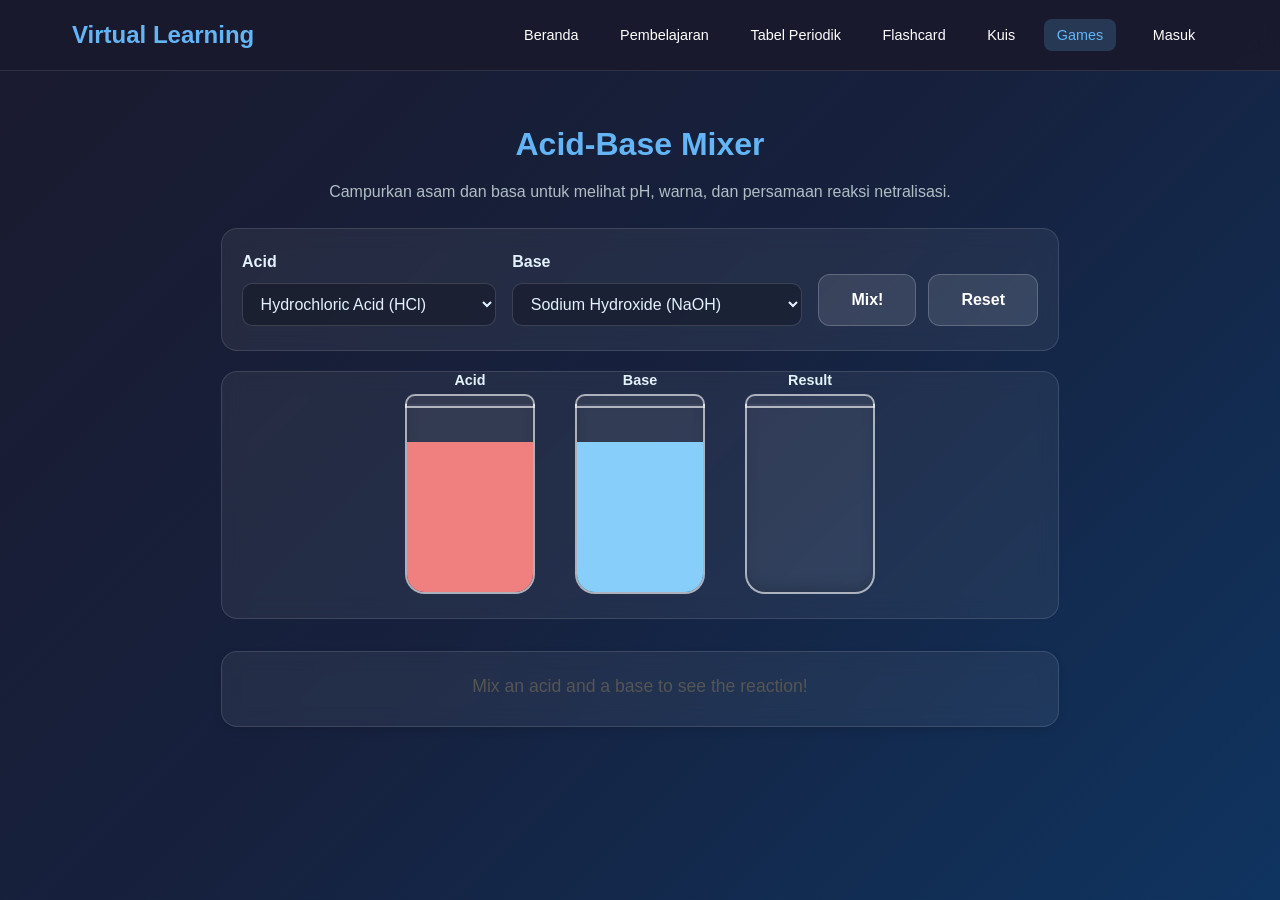
<file: frontend/public/pages/acid-base-game.html>
<!DOCTYPE html>
<html lang="id">
<head>
  <meta charset="UTF-8"/>
  <meta name="viewport" content="width=device-width, initial-scale=1.0"/>
  <title>Acid-Base Mixer</title>
  <link rel="stylesheet" href="../styles/index.css"/>
  <link rel="stylesheet" href="../styles/acid-base-game.css"/>
</head>
<body>
  <nav class="navbar">
    <div class="nav-container">
      <h1 class="nav-logo">Virtual Learning</h1>
      <ul class="nav-menu">
        <li><a href="welcome.html" class="nav-link">Beranda</a></li>
        <li><a href="pembelajaran.html" class="nav-link">Pembelajaran</a></li>
        <li><a href="periodic_table.html" class="nav-link">Tabel Periodik</a></li>
        <li><a href="flashcard.html" class="nav-link">Flashcard</a></li>
        <li><a href="quiz.html" class="nav-link">Kuis</a></li>
        <li><a href="games.html" class="nav-link active">Games</a></li>
        <li id="auth-slot"></li>
      </ul>
    </div>
  </nav>

  <main class="abg-container">
    <section class="abg-header">
      <h1 class="abg-title">Acid-Base Mixer</h1>
      <p class="abg-subtitle">Campurkan asam dan basa untuk melihat pH, warna, dan persamaan reaksi netralisasi.</p>
    </section>

    <section class="input-card">
      <div class="compound-input">
        <label for="acid-input">Acid</label>
        <select id="acid-input">
          <option value="HCl">Hydrochloric Acid (HCl)</option>
          <option value="HBr">Hydrobromic Acid (HBr)</option>
          <option value="HNO3">Nitric Acid (H&#8322;NO&#8323; → HNO<sub>3</sub>)</option>
          <option value="H2SO4">Sulfuric Acid (H<sub>2</sub>SO<sub>4</sub>)</option>
          <option value="H3PO4">Phosphoric Acid (H<sub>3</sub>PO<sub>4</sub>)</option>
          <option value="CH3COOH">Acetic Acid (CH&#8323;COOH)</option>
          <option value="HF">Hydrofluoric Acid (HF)</option>
          <option value="H2CO3">Carbonic Acid (H<sub>2</sub>CO<sub>3</sub>)</option>
        </select>
      </div>
      <div class="compound-input">
        <label for="base-input">Base</label>
        <select id="base-input">
          <option value="NaOH">Sodium Hydroxide (NaOH)</option>
          <option value="KOH">Potassium Hydroxide (KOH)</option>
          <option value="Ca(OH)2">Calcium Hydroxide (Ca(OH)<sub>2</sub>)</option>
          <option value="Ba(OH)2">Barium Hydroxide (Ba(OH)<sub>2</sub>)</option>
          <option value="Mg(OH)2">Magnesium Hydroxide (Mg(OH)<sub>2</sub>)</option>
          <option value="NH3">Ammonia (NH<sub>3</sub>, aq)</option>
          <option value="Na2CO3">Sodium Carbonate (Na<sub>2</sub>CO<sub>3</sub>)</option>
        </select>
      </div>
      <div class="input-actions">
        <button id="mix-button" class="btn btn-primary">Mix!</button>
        <button id="reset-button" class="btn btn-secondary">Reset</button>
      </div>
    </section>

    <section class="beakers-card">
      <div class="beaker" id="beaker-acid">
        <div class="liquid" id="liquid-acid" style="background-color: #f08080;"></div>
        <span class="label">Acid</span>
      </div>
      <div class="beaker" id="beaker-base">
        <div class="liquid" id="liquid-base" style="background-color: #87cefa;"></div>
        <span class="label">Base</span>
      </div>
      <div class="beaker result-beaker" id="beaker-result">
        <div class="liquid" id="liquid-result" style="background-color: #ccc;"></div>
        <span class="label">Result</span>
      </div>
    </section>

    <section id="result-info" class="result-info">
      <p>Mix an acid and a base to see the reaction!</p>
    </section>
  </main>

    <script src="../scripts/config.js"></script>
    <script src="../scripts/api.js"></script>
    <script src="../scripts/auth.js"></script>
    <script src="../scripts/navbar-auth.js"></script>
    <script src="../scripts/progress.js"></script>
    <script src="../scripts/acid-base-game.js"></script>
</body>
</html>
</file>
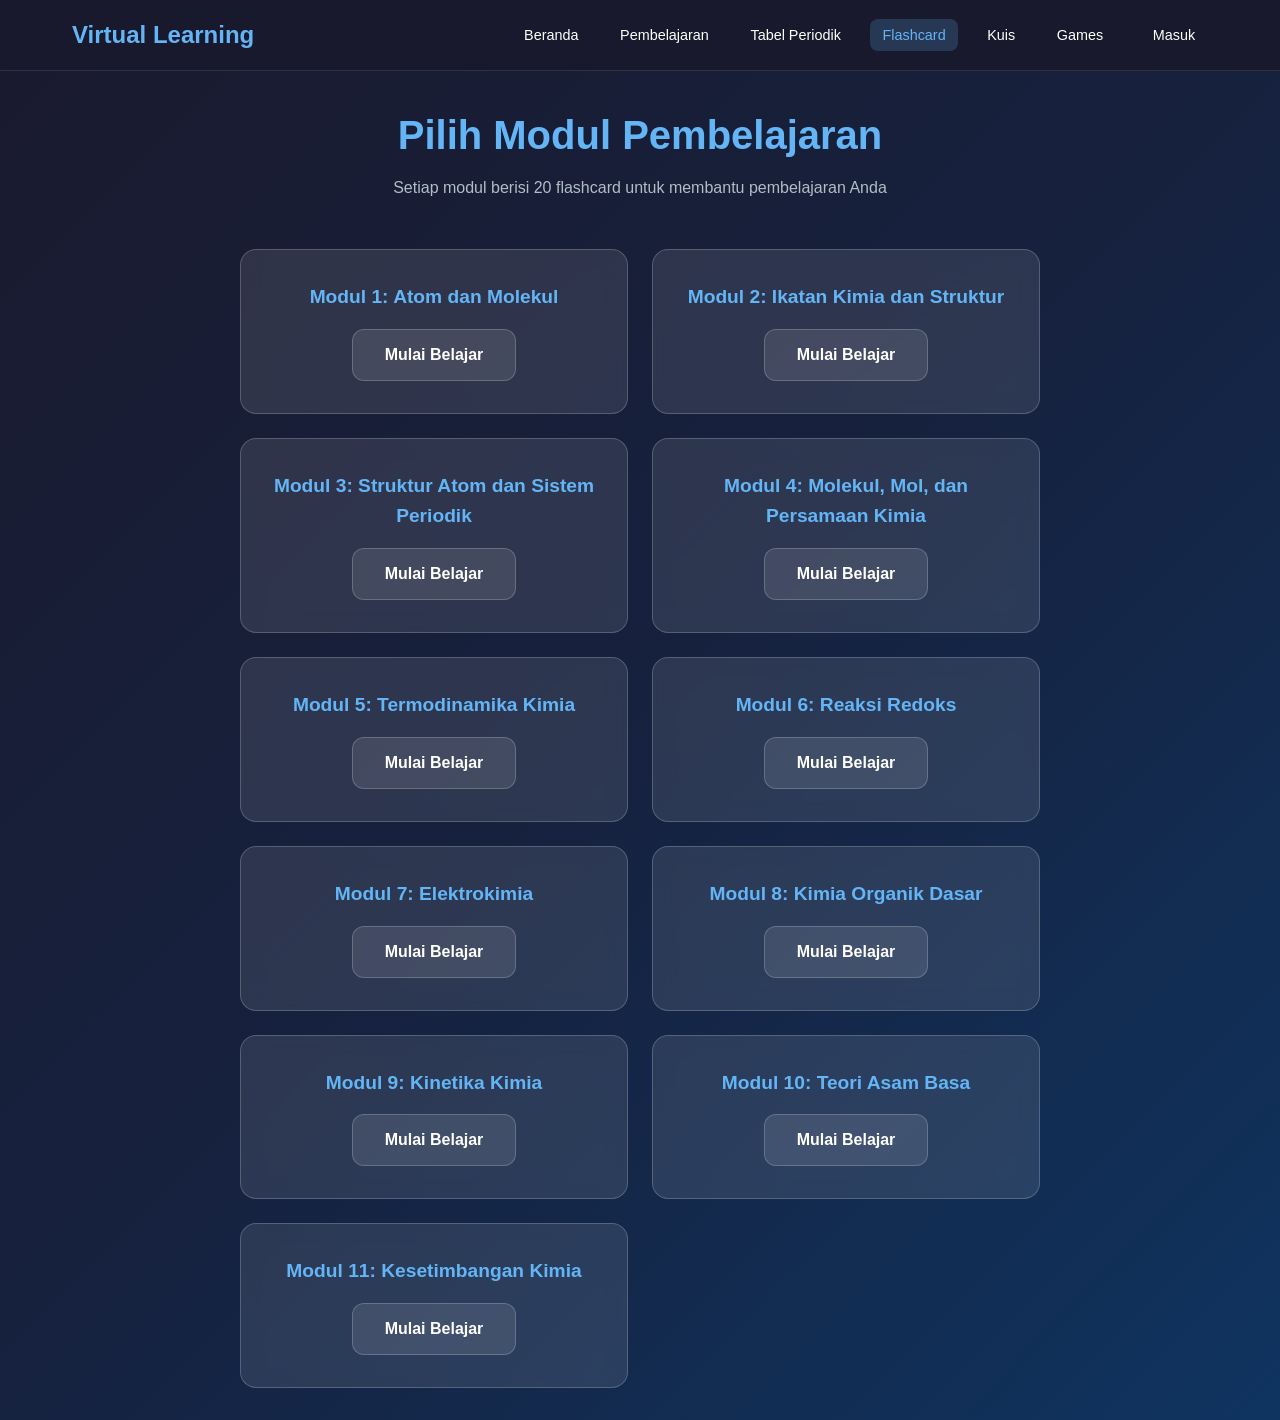
<file: frontend/public/pages/flashcard.html>
<!DOCTYPE html>
<html lang="id">
<head>
    <meta charset="UTF-8">
    <meta name="viewport" content="width=device-width, initial-scale=1.0">
    <title>Flashcard Kimia - Virtual Learning</title>
    <link rel="stylesheet" href="../styles/flashcard.css">
    <link rel="stylesheet" href="../styles/index.css">
</head>
<body>
    <nav class="navbar">
        <div class="nav-container">
            <h1 class="nav-logo">Virtual Learning</h1>
            <button class="nav-toggle" onclick="toggleMenu()">&#9776;</button>
            <ul class="nav-menu" id="navMenu">
                <li><a href="welcome.html" class="nav-link">Beranda</a></li>
                <li><a href="pembelajaran.html" class="nav-link">Pembelajaran</a></li>
                <li><a href="periodic_table.html" class="nav-link">Tabel Periodik</a></li>
                <li><a href="flashcard.html" class="nav-link active">Flashcard</a></li>
                <li><a href="quiz.html" class="nav-link">Kuis</a></li>
                <li><a href="games.html" class="nav-link">Games</a></li>
                <li id="auth-slot"></li>
            </ul>
        </div>
    </nav>

    <main class="main-content">
        <div class="container">
            <div id="moduleSelection" class="module-selection">
                <h1 class="page-title">Pilih Modul Pembelajaran</h1>
                <p class="page-subtitle">Setiap modul berisi 20 flashcard untuk membantu pembelajaran Anda</p>
                
                <div class="modules-grid">
                    <div class="module-card" data-module="atom-molekul">
                        <h3>Modul 1: Atom dan Molekul</h3>
                        <button class="btn btn-primary">Mulai Belajar</button>
                    </div>
                    <div class="module-card" data-module="ikatan-kimia">
                        <h3>Modul 2: Ikatan Kimia dan Struktur</h3>
                        <button class="btn btn-primary">Mulai Belajar</button>
                    </div>
                    <div class="module-card" data-module="struktur-atom">
                        <h3>Modul 3: Struktur Atom dan Sistem Periodik</h3>
                        <button class="btn btn-primary">Mulai Belajar</button>
                    </div>
                    <div class="module-card" data-module="molekul-mol">
                        <h3>Modul 4: Molekul, Mol, dan Persamaan Kimia</h3>
                        <button class="btn btn-primary">Mulai Belajar</button>
                    </div>
                    <div class="module-card" data-module="termodinamika">
                        <h3>Modul 5: Termodinamika Kimia</h3>
                        <button class="btn btn-primary">Mulai Belajar</button>
                    </div>
                    <div class="module-card" data-module="reaksi-redoks">
                        <h3>Modul 6: Reaksi Redoks</h3>
                        <button class="btn btn-primary">Mulai Belajar</button>
                    </div>
                    <div class="module-card" data-module="elektrokimia">
                        <h3>Modul 7: Elektrokimia</h3>
                        <button class="btn btn-primary">Mulai Belajar</button>
                    </div>
                    <div class="module-card" data-module="kimia-organik">
                        <h3>Modul 8: Kimia Organik Dasar</h3>
                        <button class="btn btn-primary">Mulai Belajar</button>
                    </div>
                    <div class="module-card" data-module="kinetika">
                        <h3>Modul 9: Kinetika Kimia</h3>
                        <button class="btn btn-primary">Mulai Belajar</button>
                    </div>
                    <div class="module-card" data-module="asam-basa">
                        <h3>Modul 10: Teori Asam Basa</h3>
                        <button class="btn btn-primary">Mulai Belajar</button>
                    </div>
                    <div class="module-card" data-module="kesetimbangan">
                        <h3>Modul 11: Kesetimbangan Kimia</h3>
                        <button class="btn btn-primary">Mulai Belajar</button>
                    </div>
                </div>
            </div>

            <div id="flashcardInterface" class="flashcard-interface" style="display: none;">
                <div class="module-header">
                    <button id="backToModules" class="btn btn-secondary">← Kembali ke Modul</button>
                    <h2 id="currentModuleTitle" class="current-module-title"></h2>
                </div>
                
                <p class="page-subtitle">Klik kartu untuk melihat jawaban</p>
                
                <div class="flashcard-container">
                    <div class="flashcard" id="flashcard">
                        <div class="flashcard-inner">
                            <div class="flashcard-front">
                                <h3 id="question"></h3>
                            </div>
                            <div class="flashcard-back">
                                <h3 id="answer"></h3>
                            </div>
                        </div>
                    </div>
                </div>

                <div class="controls">
                    <button id="prevBtn" class="btn btn-secondary">← Sebelumnya</button>
                    <span id="cardCounter" class="card-counter">1 / 20</span>
                    <button id="nextBtn" class="btn btn-primary">Selanjutnya →</button>
                </div>

                <div class="progress-bar">
                    <div id="progress" class="progress-fill"></div>
                </div>
            </div>
        </div>
    </main>

    <script src="../scripts/config.js"></script>
    <script src="../scripts/api.js"></script>
    <script src="../scripts/auth.js"></script>
    <script src="../scripts/navbar-auth.js"></script>
    <script src="../scripts/progress.js"></script>
    <script src="../scripts/flashcard-script.js"></script>
    <script>
        function toggleMenu() {
            const navMenu = document.getElementById('navMenu');
            navMenu.classList.toggle('active');
        }
    </script>
</body>
</html>
</file>
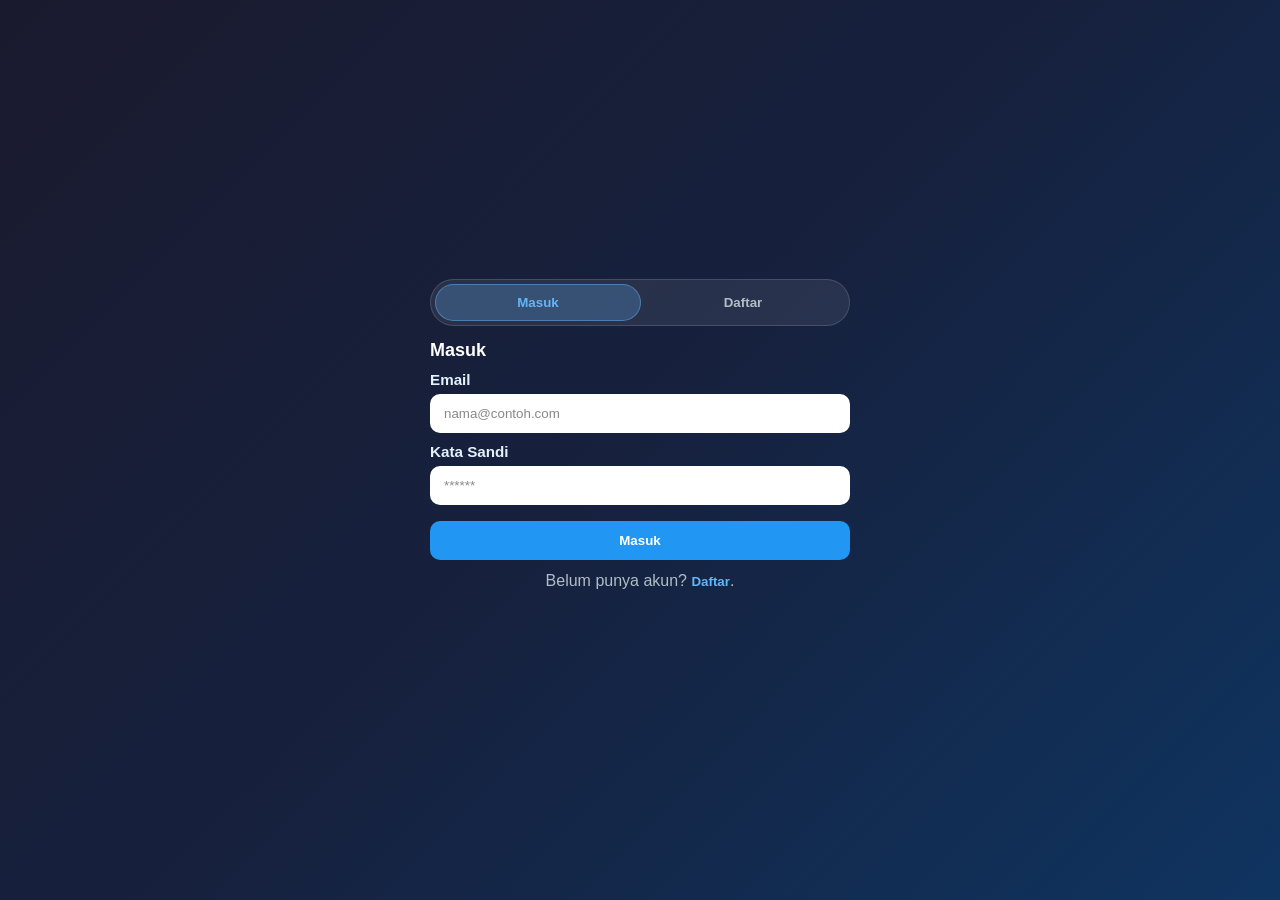
<file: frontend/public/pages/login.html>
<!DOCTYPE html>
<html lang="id">
<head>
  <meta charset="UTF-8" />
  <meta name="viewport" content="width=device-width, initial-scale=1" />
  <title>Masuk / Daftar - Virtual Learning</title>
  <link rel="stylesheet" href="../styles/login.css" />
</head>

<body>
  <div class="auth-page">
    <div class="auth-card">
      <!-- Toggle Tabs -->
      <div class="toggle-wrap" role="tablist" aria-label="Masuk atau Daftar">
        <button id="tabLogin" class="toggle-btn active" type="button" role="tab" aria-selected="true">
          <span class="toggle-text">Masuk</span>
        </button>
        <button id="tabRegister" class="toggle-btn" type="button" role="tab" aria-selected="false">
          <span class="toggle-text">Daftar</span>
        </button>
      </div>

      <h1 id="title" class="title">Masuk</h1>

      <!-- Register-only -->
      <div id="fullNameGroup" class="form-group hidden">
        <label for="fullName">Nama Lengkap</label>
        <input type="text" id="fullName" placeholder="Nama lengkap (opsional)" autocomplete="name" />
      </div>

      <!-- Common -->
      <div class="form-group">
        <label for="email">Email</label>
        <input type="email" id="email" placeholder="nama@contoh.com" autocomplete="email" required />
      </div>

      <div class="form-group">
        <label for="password">Kata Sandi</label>
        <input type="password" id="password" placeholder="******" autocomplete="current-password" required />
      </div>

      <!-- Primary action -->
      <button id="submitBtn" class="btn-primary" type="button">Masuk</button>

      <!-- Helper -->
      <p id="helper" class="helper">
        Belum punya akun?
        <button id="helperLink" class="helper-strong" type="button">Daftar</button>.
      </p>

      <p id="authMessage" class="message" aria-live="polite"></p>
    </div>
  </div>

  <script src="../scripts/config.js"></script>
  <script src="../scripts/api.js"></script>
  <script src="../scripts/auth.js"></script>
  <script src="../scripts/navbar-auth.js"></script>

  <script>
    document.addEventListener("DOMContentLoaded", () => {
      // Hide navbar on login page
      const navbar = document.querySelector(".navbar");
      if (navbar) navbar.style.display = "none";

      const MODE = { LOGIN: "login", REGISTER: "register" };
      let mode = MODE.LOGIN;
      let loading = false;

      const tabLogin = document.getElementById("tabLogin");
      const tabRegister = document.getElementById("tabRegister");

      const title = document.getElementById("title");
      const fullNameGroup = document.getElementById("fullNameGroup");
      const fullNameInput = document.getElementById("fullName");

      const emailInput = document.getElementById("email");
      const passwordInput = document.getElementById("password");

      const submitBtn = document.getElementById("submitBtn");
      const helper = document.getElementById("helper");
      const helperLink = document.getElementById("helperLink");
      const msg = document.getElementById("authMessage");

      function setLoading(v) {
        loading = !!v;

        tabLogin.disabled = loading;
        tabRegister.disabled = loading;
        submitBtn.disabled = loading;
        helperLink.disabled = loading;

        submitBtn.textContent = loading
          ? "Memproses..."
          : (mode === MODE.LOGIN ? "Masuk" : "Buat Akun");

        submitBtn.style.opacity = loading ? "0.75" : "1";
      }

      function setMessage(text, type) {
        msg.textContent = text || "";
        msg.classList.remove("is-error", "is-success");
        if (type === "error") msg.classList.add("is-error");
        if (type === "success") msg.classList.add("is-success");
      }

      function setMode(nextMode) {
        mode = nextMode;

        const isLogin = mode === MODE.LOGIN;

        tabLogin.classList.toggle("active", isLogin);
        tabRegister.classList.toggle("active", !isLogin);

        tabLogin.setAttribute("aria-selected", isLogin ? "true" : "false");
        tabRegister.setAttribute("aria-selected", !isLogin ? "true" : "false");

        title.textContent = isLogin ? "Masuk" : "Daftar";

        // show/hide full name on register
        fullNameGroup.classList.toggle("hidden", isLogin);

        // button text
        submitBtn.textContent = isLogin ? "Masuk" : "Buat Akun";

        // helper text
        if (isLogin) {
          helper.innerHTML = 'Belum punya akun? <button id="helperLink" class="helper-strong" type="button">Daftar</button>.';
        } else {
          helper.innerHTML = 'Setelah registrasi berhasil, kamu tetap perlu <button id="helperLink" class="helper-strong" type="button">login</button>.';
        }

        // rebind helperLink (karena innerHTML ganti)
        const newHelperLink = document.getElementById("helperLink");
        newHelperLink.addEventListener("click", () => {
          if (loading) return;
          setMessage("");
          setMode(isLogin ? MODE.REGISTER : MODE.LOGIN);
          if (mode === MODE.LOGIN) passwordInput.value = "";
        });

        setMessage("");
      }

      function isEmailValid(email) {
        const e = String(email || "").trim().toLowerCase();
        return e.includes("@") && e.includes(".");
      }

      function extractErrMessage(err) {
        if (!err) return "Unknown error";
        if (typeof err?.message === "string" && err.message.trim()) return err.message;
        if (typeof err === "string") return err;
        try { return JSON.stringify(err); } catch { return String(err); }
      }

      async function onSubmit() {
        if (loading) return;

        const email = emailInput.value.trim().toLowerCase();
        const password = passwordInput.value;

        setMessage("");

        if (!email || !password) {
          setMessage("Email dan password harus diisi.", "error");
          return;
        }
        if (!isEmailValid(email)) {
          setMessage("Format email tidak valid.", "error");
          return;
        }

        setLoading(true);
        try {
          if (mode === MODE.REGISTER) {
            if (String(password).length < 6) {
              setMessage("Password minimal 6 karakter.", "error");
              return;
            }

            const fullName = fullNameInput.value.trim();
            await window.Auth.register(email, password, fullName || null);

            setMessage("Registrasi berhasil. Silakan login menggunakan email & password kamu.", "success");
            setMode(MODE.LOGIN);
            passwordInput.value = "";
            return;
          }

          // LOGIN
          const data = await window.Auth.login(email, password);
          if (data?.access_token) {
            setMessage("Berhasil masuk. Mengarahkan ke Profil...", "success");
            setTimeout(() => {
              window.location.href = "profile.html";
            }, 700);
          } else {
            throw new Error("Login gagal, token tidak ditemukan.");
          }
        } catch (e) {
          const m = extractErrMessage(e);

          // biar mirip mobile: deteksi beberapa case umum
          const alreadyTaken = /already|exists|dipakai|terdaftar|registered|duplicate|unique|integrity|409/i.test(m);
          if (mode === MODE.REGISTER && alreadyTaken) {
            setMessage("Email sudah terdaftar. Silakan login atau gunakan email lain.", "error");
          } else if (mode === MODE.LOGIN && /401|unauthorized|invalid/i.test(m)) {
            setMessage("Login gagal. Email atau password salah, atau akun belum terdaftar.", "error");
          } else {
            setMessage(m || "Terjadi kesalahan.", "error");
          }

          console.log("[auth error]", m);
        } finally {
          setLoading(false);
        }
      }

      // Bind tabs
      tabLogin.addEventListener("click", () => {
        if (loading) return;
        setMode(MODE.LOGIN);
      });
      tabRegister.addEventListener("click", () => {
        if (loading) return;
        setMode(MODE.REGISTER);
      });

      // Bind submit
      submitBtn.addEventListener("click", onSubmit);

      // Submit on Enter
      [fullNameInput, emailInput, passwordInput].forEach((inp) => {
        inp.addEventListener("keydown", (e) => {
          if (e.key === "Enter") onSubmit();
        });
      });

      // Init default mode
      setMode(MODE.LOGIN);
    });
  </script>
</body>
</html>
</file>
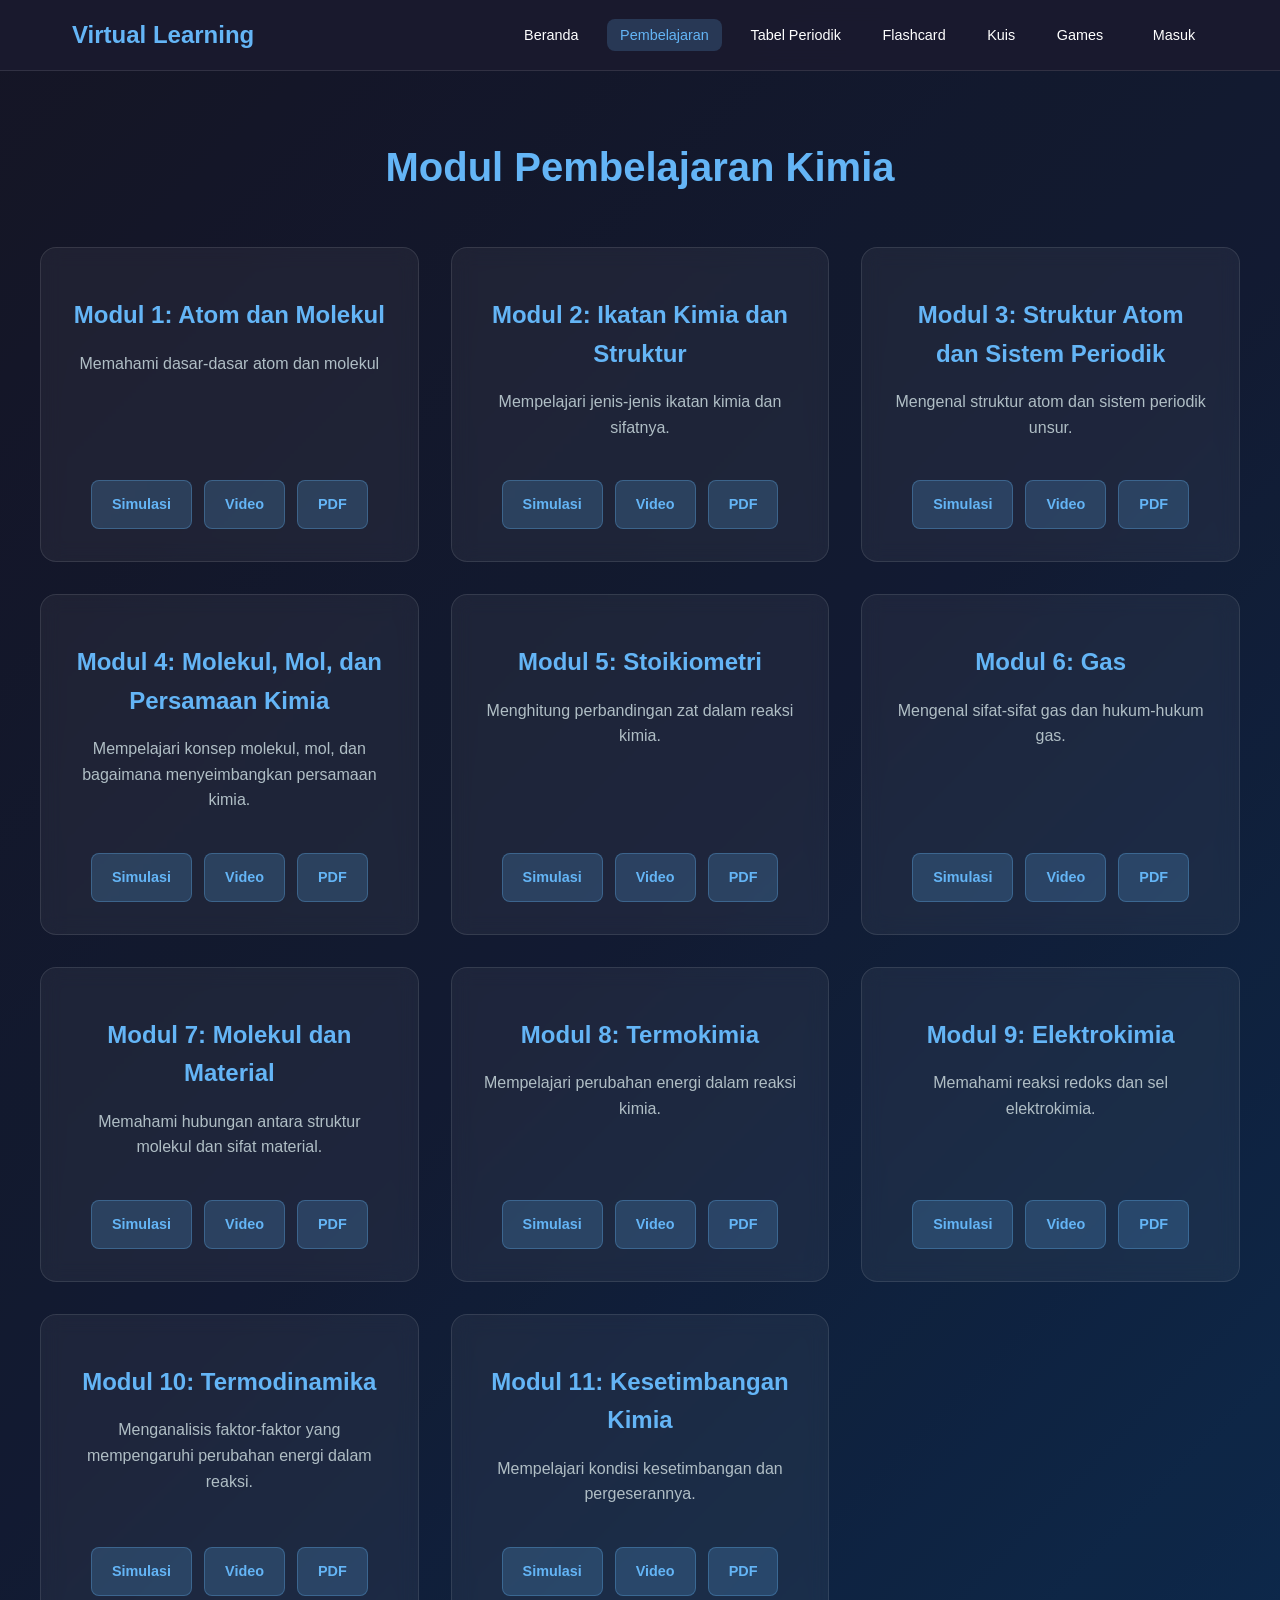
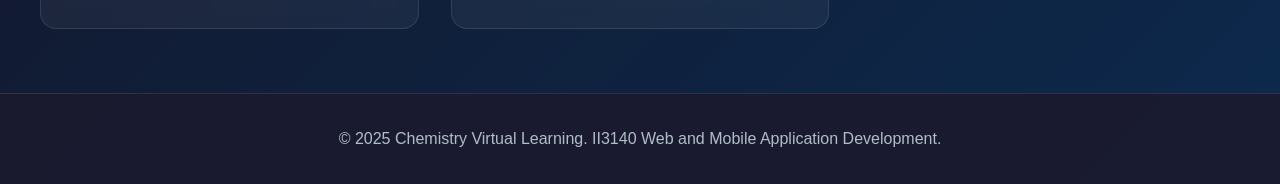
<file: frontend/public/pages/pembelajaran.html>
<!DOCTYPE html>
<html lang="id">
<head>
    <meta charset="UTF-8">
    <meta name="viewport" content="width=device-width, initial-scale=1.0">
    <title>Virtual Learning - Pembelajaran</title>
    <link rel="stylesheet" href="../styles/index.css">
    <link rel="stylesheet" href="../styles/pembelajaran.css">
</head>
<body>
    <nav class="navbar">
        <div class="nav-container">
            <h1 class="nav-logo">Virtual Learning</h1>
            <ul class="nav-menu">
                <li><a href="welcome.html" class="nav-link">Beranda</a></li>
                <li><a href="pembelajaran.html" class="nav-link active">Pembelajaran</a></li>
                <li><a href="periodic_table.html" class="nav-link">Tabel Periodik</a></li>
                <li><a href="flashcard.html" class="nav-link">Flashcard</a></li>
                <li><a href="quiz.html" class="nav-link">Kuis</a></li>
                <li><a href="games.html" class="nav-link">Games</a></li>
                <li id="auth-slot"></li>
            </ul>
        </div>
    </nav>

    <main class="main-content">
        <section class="learning-modules">
            <div class="modules-container">
                <h2 class="modules-title">Modul Pembelajaran Kimia</h2>
                <div class="modules-grid">
                    <div class="module-card">
                        <div class="module-icon"></div>
                        <h3>Modul 1: Atom dan Molekul</h3>
                        <p>Memahami dasar-dasar atom dan molekul</p>
                        <div class="module-options">
                            <a href="https://simulasi-atom" target="_blank" class="btn btn-option">Simulasi</a>
                            <a href="https://video-atom" target="_blank" class="btn btn-option">Video</a>
                            <a href="https://pdf-atom" target="_blank" class="btn btn-option">PDF</a>
                        </div>
                    </div>
                    <div class="module-card">
                        <div class="module-icon"></div>
                        <h3>Modul 2: Ikatan Kimia dan Struktur</h3>
                        <p>Mempelajari jenis-jenis ikatan kimia dan sifatnya.</p>
                        <div class="module-options">
                            <a href="https://simulasi-ikatan" target="_blank" class="btn btn-option">Simulasi</a>
                            <a href="https://video-ikatan" target="_blank" class="btn btn-option">Video</a>
                            <a href="https://pdf-ikatan" target="_blank" class="btn btn-option">PDF</a>
                        </div>
                    </div>
                    <div class="module-card">
                        <div class="module-icon"></div>
                        <h3>Modul 3: Struktur Atom dan Sistem Periodik</h3>
                        <p>Mengenal struktur atom dan sistem periodik unsur.</p>
                        <div class="module-options">
                            <a href="https://simulasi-atom" target="_blank" class="btn btn-option">Simulasi</a>
                            <a href="https://video-atom" target="_blank" class="btn btn-option">Video</a>
                            <a href="https://pdf-atom" target="_blank" class="btn btn-option">PDF</a>
                        </div>
                    </div>
                    <div class="module-card">
                        <div class="module-icon"></div>
                        <h3>Modul 4: Molekul, Mol, dan Persamaan Kimia</h3>
                        <p>Mempelajari konsep molekul, mol, dan bagaimana menyeimbangkan persamaan kimia.</p>
                        <div class="module-options">
                            <a href="https://simulasi-analitik" target="_blank" class="btn btn-option">Simulasi</a>
                            <a href="https://video-analitik" target="_blank" class="btn btn-option">Video</a>
                            <a href="https://pdf-analitik" target="_blank" class="btn btn-option">PDF</a>
                        </div>
                    </div>
                    <div class="module-card">
                        <div class="module-icon"></div>
                        <h3>Modul 5: Stoikiometri</h3>
                        <p>Menghitung perbandingan zat dalam reaksi kimia.</p>
                        <div class="module-options">
                            <a href="https://simulasi-stoikiometri" target="_blank" class="btn btn-option">Simulasi</a>
                            <a href="https://video-stoikiometri" target="_blank" class="btn btn-option">Video</a>
                            <a href="https://pdf-stoikiometri" target="_blank" class="btn btn-option">PDF</a>
                        </div>
                    </div>
                    <div class="module-card">
                        <div class="module-icon"></div>
                        <h3>Modul 6: Gas</h3>
                        <p>Mengenal sifat-sifat gas dan hukum-hukum gas.</p>
                        <div class="module-options">
                            <a href="https://simulasi-gas" target="_blank" class="btn btn-option">Simulasi</a>
                            <a href="https://video-gas" target="_blank" class="btn btn-option">Video</a>
                            <a href="https://pdf-gas" target="_blank" class="btn btn-option">PDF</a>
                        </div>
                    </div>
                    <div class="module-card">
                        <div class="module-icon"></div>
                        <h3>Modul 7: Molekul dan Material</h3>
                        <p>Memahami hubungan antara struktur molekul dan sifat material.</p>
                        <div class="module-options">
                            <a href="https://simulasi-material" target="_blank" class="btn btn-option">Simulasi</a>
                            <a href="https://video-material" target="_blank" class="btn btn-option">Video</a>
                            <a href="https://pdf-material" target="_blank" class="btn btn-option">PDF</a>
                        </div>
                    </div>
                    <div class="module-card">
                        <div class="module-icon"></div>
                        <h3>Modul 8: Termokimia</h3>
                        <p>Mempelajari perubahan energi dalam reaksi kimia.</p>
                        <div class="module-options">
                            <a href="https://simulasi-termokimia" target="_blank" class="btn btn-option">Simulasi</a>
                            <a href="https://video-termokimia" target="_blank" class="btn btn-option">Video</a>
                            <a href="https://pdf-termokimia" target="_blank" class="btn btn-option">PDF</a>
                        </div>
                    </div>
                    <div class="module-card">
                        <div class="module-icon"></div>
                        <h3>Modul 9: Elektrokimia</h3>
                        <p>Memahami reaksi redoks dan sel elektrokimia.</p>
                        <div class="module-options">
                            <a href="https://simulasi-elektrokimia" target="_blank" class="btn btn-option">Simulasi</a>
                            <a href="https://video-elektrokimia" target="_blank" class="btn btn-option">Video</a>
                            <a href="https://pdf-elektrokimia" target="_blank" class="btn btn-option">PDF</a>
                        </div>
                    </div>
                    <div class="module-card">
                        <div class="module-icon"></div>
                        <h3>Modul 10: Termodinamika</h3>
                        <p>Menganalisis faktor-faktor yang mempengaruhi perubahan energi dalam reaksi.</p>
                        <div class="module-options">
                            <a href="https://simulasi-termodinamika" target="_blank" class="btn btn-option">Simulasi</a>
                            <a href="https://video-termodinamika" target="_blank" class="btn btn-option">Video</a>
                            <a href="https://pdf-termodinamika" target="_blank" class="btn btn-option">PDF</a>
                        </div>
                    </div>
                    <div class="module-card">
                        <div class="module-icon"></div>
                        <h3>Modul 11: Kesetimbangan Kimia</h3>
                        <p>Mempelajari kondisi kesetimbangan dan pergeserannya.</p>
                        <div class="module-options">
                            <a href="https://simulasi-kesetimbangan" target="_blank" class="btn btn-option">Simulasi</a>
                            <a href="https://video-kesetimbangan" target="_blank" class="btn btn-option">Video</a>
                            <a href="https://pdf-kesetimbangan" target="_blank" class="btn btn-option">PDF</a>
                        </div>
                    </div>
                </div>
            </div>
        </section>
    </main>

    <footer class="footer">
        <div class="footer-content">
            <p>&copy; 2025 Chemistry Virtual Learning. II3140 Web and Mobile Application Development.</p>
        </div>
    </footer>
    <script src="../scripts/config.js"></script>
    <script src="../scripts/api.js"></script>
    <script src="../scripts/auth.js"></script>
    <script src="../scripts/navbar-auth.js"></script>
    <script src="../scripts/progress.js"></script>
    <script src="../scripts/pembelajaran.js"></script>
</body>
</html>
</file>
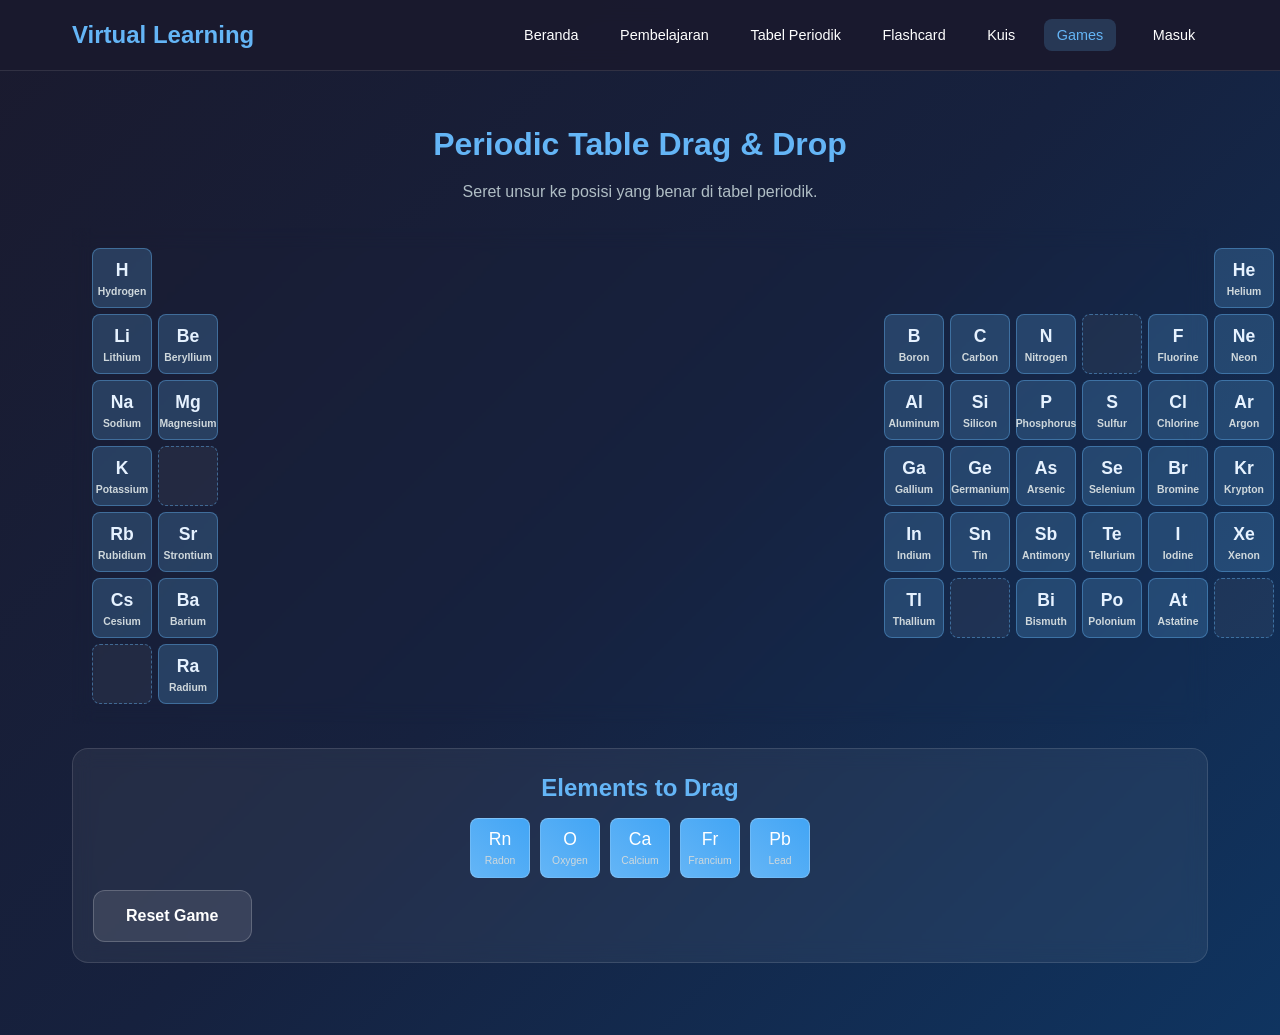
<file: frontend/public/pages/periodic-table-game.html>
<!DOCTYPE html>
<html lang="id">
<head>
  <meta charset="UTF-8"/>
  <meta name="viewport" content="width=device-width, initial-scale=1.0"/>
  <title>Periodic Table Drag & Drop</title>
  <link rel="stylesheet" href="../styles/index.css"/>
  <link rel="stylesheet" href="../styles/periodic-table-game.css"/>
</head>
<body>
  <nav class="navbar">
    <div class="nav-container">
      <h1 class="nav-logo">Virtual Learning</h1>
      <ul class="nav-menu">
        <li><a href="welcome.html" class="nav-link">Beranda</a></li>
        <li><a href="pembelajaran.html" class="nav-link">Pembelajaran</a></li>
        <li><a href="periodic_table.html" class="nav-link">Tabel Periodik</a></li>
        <li><a href="flashcard.html" class="nav-link">Flashcard</a></li>
        <li><a href="quiz.html" class="nav-link">Kuis</a></li>
        <li><a href="games.html" class="nav-link active">Games</a></li>
        <li id="auth-slot"></li> <!-- Added auth slot -->
      </ul>
    </div>
  </nav>

  <main class="ptg-container">
    <section class="ptg-header">
      <h1 class="ptg-title">Periodic Table Drag & Drop</h1>
      <p class="ptg-subtitle">Seret unsur ke posisi yang benar di tabel periodik.</p>
    </section>

    <section class="ptg-grid-card">
      <div id="periodic-table-grid" class="periodic-table-grid"></div>
    </section>

    <section class="ptg-drag-card">
      <div id="draggable-elements" class="draggable-elements">
        <h2>Elements to Drag</h2>
      </div>
      <div id="feedback" class="feedback"></div>
      <button id="reset-game" class="btn btn-secondary">Reset Game</button>
    </section>
  </main>

  <script src="../scripts/config.js"></script>
  <script src="../scripts/api.js"></script>
  <script src="../scripts/auth.js"></script>
  <script src="../scripts/navbar-auth.js"></script>
  <script src="../scripts/progress.js"></script>
  <script src="../scripts/periodic-table-game.js"></script>
</body>
</html>
</file>
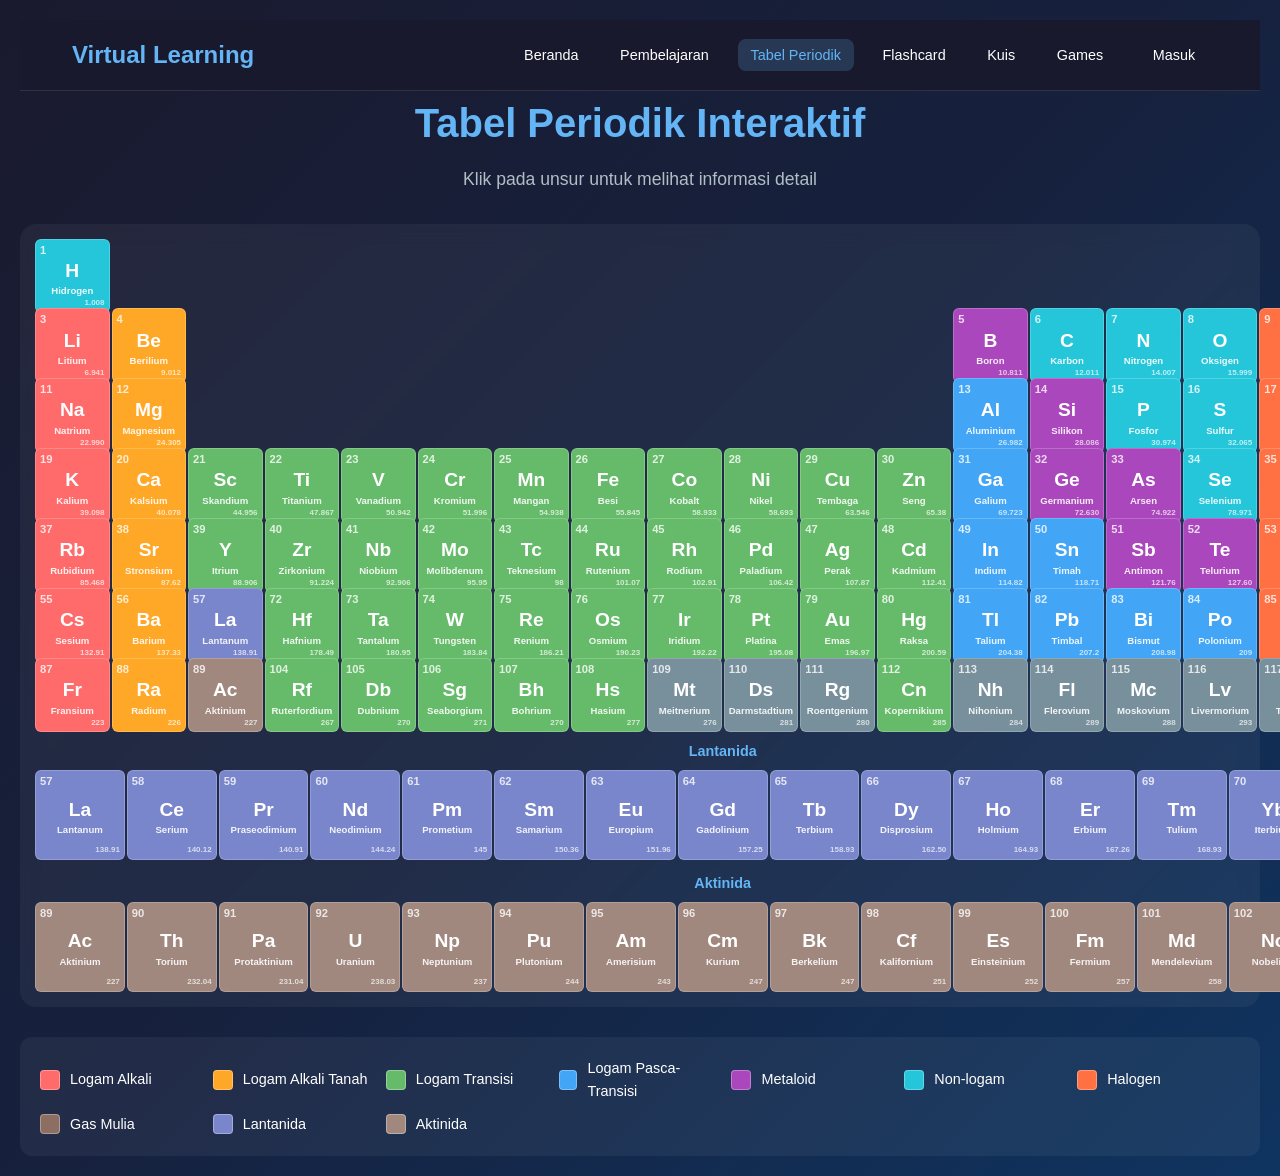
<file: frontend/public/pages/periodic_table.html>
<!DOCTYPE html>
<html lang="id">
<head>
    <meta charset="UTF-8">
    <meta name="viewport" content="width=device-width, initial-scale=1.0">
    <title>Tabel Periodik Interaktif</title>
    <link rel="stylesheet" href="../styles/periodic-table.css">
    <link rel="stylesheet" href="../styles/index.css">
</head>
<body>
    <nav class="navbar">
        <div class="nav-container">
            <h1 class="nav-logo">Virtual Learning</h1>
            <button class="nav-toggle" onclick="toggleMenu()">&#9776;</button>
            <ul class="nav-menu" id="navMenu">
                <li><a href="welcome.html" class="nav-link">Beranda</a></li>
                <li><a href="pembelajaran.html" class="nav-link">Pembelajaran</a></li>
                <li><a href="periodic_table.html" class="nav-link active">Tabel Periodik</a></li>
                <li><a href="flashcard.html" class="nav-link">Flashcard</a></li>
                <li><a href="quiz.html" class="nav-link">Kuis</a></li>
                <li><a href="games.html" class="nav-link">Games</a></li>
                <li id="auth-slot"></li>
            </ul>
        </div>
    </nav>
    <div class="container">
        <div class="header">
            <h1 class="title">Tabel Periodik Interaktif</h1>
            <p class="subtitle">Klik pada unsur untuk melihat informasi detail</p>
        </div>

        <div class="periodic-table" id="periodicTable">
            <!-- Elements will be generated by JavaScript -->
        </div>

        <div class="legend">
            <div class="legend-item">
                <div class="legend-color alkali-metal"></div>
                <span>Logam Alkali</span>
            </div>
            <div class="legend-item">
                <div class="legend-color alkaline-earth"></div>
                <span>Logam Alkali Tanah</span>
            </div>
            <div class="legend-item">
                <div class="legend-color transition-metal"></div>
                <span>Logam Transisi</span>
            </div>
            <div class="legend-item">
                <div class="legend-color post-transition"></div>
                <span>Logam Pasca-Transisi</span>
            </div>
            <div class="legend-item">
                <div class="legend-color metalloid"></div>
                <span>Metaloid</span>
            </div>
            <div class="legend-item">
                <div class="legend-color nonmetal"></div>
                <span>Non-logam</span>
            </div>
            <div class="legend-item">
                <div class="legend-color halogen"></div>
                <span>Halogen</span>
            </div>
            <div class="legend-item">
                <div class="legend-color noble-gas"></div>
                <span>Gas Mulia</span>
            </div>
            <div class="legend-item">
                <div class="legend-color lanthanide"></div>
                <span>Lantanida</span>
            </div>
            <div class="legend-item">
                <div class="legend-color actinide"></div>
                <span>Aktinida</span>
            </div>
        </div>

        <div class="element-info" id="elementInfo">
            <button class="close-btn" onclick="closeElementInfo()">&times;</button>
            <div class="info-header">
                <div class="info-title" id="infoTitle"></div>
                <div class="info-symbol" id="infoSymbol"></div>
            </div>
            <div class="info-grid">
                <div class="info-item">
                    <span class="info-label">Nomor Atom:</span>
                    <span class="info-value" id="infoNumber"></span>
                </div>
                <div class="info-item">
                    <span class="info-label">Massa Atom:</span>
                    <span class="info-value" id="infoMass"></span>
                </div>
                <div class="info-item">
                    <span class="info-label">Kategori:</span>
                    <span class="info-value" id="infoCategory"></span>
                </div>
                <div class="info-item">
                    <span class="info-label">Periode:</span>
                    <span class="info-value" id="infoPeriod"></span>
                </div>
                <div class="info-item">
                    <span class="info-label">Golongan:</span>
                    <span class="info-value" id="infoGroup"></span>
                </div>
                <div class="info-item">
                    <span class="info-label">Konfigurasi Elektron:</span>
                    <span class="info-value" id="infoElectron"></span>
                </div>
            </div>
        </div>
    </div>

    <script src="../scripts/periodic-script.js"></script>
    <script src="../scripts/data.js"></script>
    <script src="../scripts/config.js"></script>
    <script src="../scripts/api.js"></script>
    <script src="../scripts/auth.js"></script>
    <script src="../scripts/navbar-auth.js"></script>
    <script>
        function toggleMenu() {
            const navMenu = document.getElementById('navMenu');
            navMenu.classList.toggle('active');
        }
    </script>
</body>
</html>
</file>
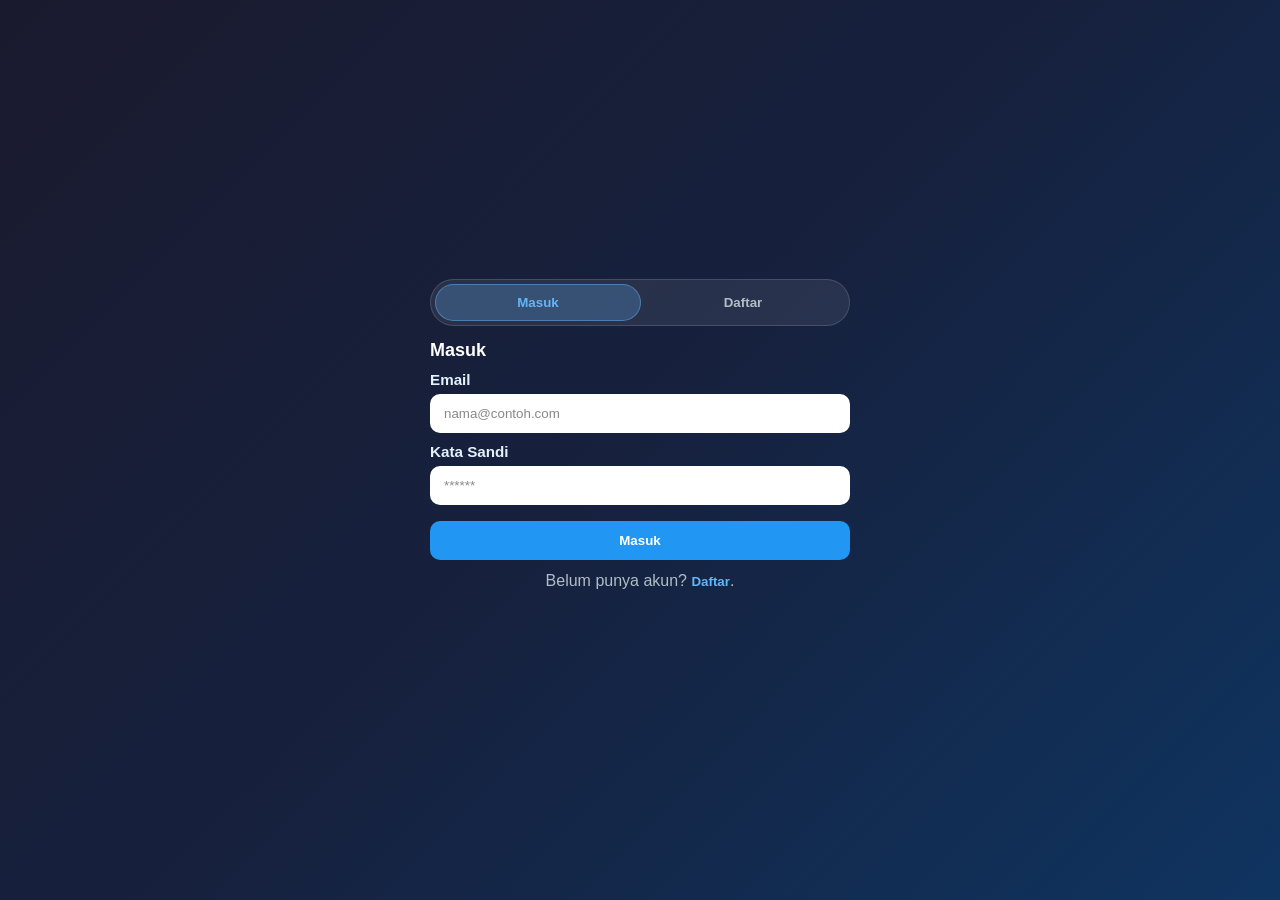
<file: frontend/public/pages/profile.html>
<!DOCTYPE html>
<html lang="id">
<head>
  <meta charset="UTF-8" />
  <meta name="viewport" content="width=device-width, initial-scale=1" />
  <title>Profil Pengguna - Virtual Learning</title>

  <link rel="stylesheet" href="../styles/index.css" />
  <link rel="stylesheet" href="../styles/profile.css" />
</head>
<body>
  <nav class="navbar">
    <div class="nav-container">
      <h1 class="nav-logo">Virtual Learning</h1>
      <ul class="nav-menu">
        <li><a href="welcome.html" class="nav-link">Beranda</a></li>
        <li><a href="pembelajaran.html" class="nav-link">Pembelajaran</a></li>
        <li><a href="periodic_table.html" class="nav-link">Tabel Periodik</a></li>
        <li><a href="flashcard.html" class="nav-link">Flashcard</a></li>
        <li><a href="quiz.html" class="nav-link">Kuis</a></li>
        <li><a href="games.html" class="nav-link">Games</a></li>
        <li id="auth-slot"></li>
      </ul>
    </div>
  </nav>

  <main class="profile-bg">
    <section class="profile-wrap">

      <!-- Header (glass) -->
      <div class="header-card glass">
        <div class="avatar">
          <span class="avatar-text" id="avatarText">VL</span>
        </div>

        <div class="header-info">
          <div class="profile-title">Profil</div>
          <div class="profile-name" id="userName">Pengguna</div>
          <div class="profile-meta" id="userEmail">-</div>
          <div class="profile-meta" id="userCreated">Terdaftar • -</div>
        </div>

        <button class="logout-btn" id="btnLogout" type="button">Keluar</button>
      </div>

      <!-- Warning -->
      <div class="warning-card glass hidden" id="warningBox">
        <div class="warning-title">Info</div>
        <div class="warning-text" id="warningText"></div>
      </div>

      <!-- Skeleton -->
      <div class="skel-wrap hidden" id="skelWrap">
        <div class="stats-grid">
          <div class="stat-card glass">
            <div class="skel" style="width:55%;height:12px;border-radius:10px"></div>
            <div style="height:10px"></div>
            <div class="skel" style="width:35%;height:20px;border-radius:10px"></div>
            <div style="height:10px"></div>
            <div class="skel" style="width:45%;height:12px;border-radius:10px"></div>
          </div>
          <div class="stat-card glass">
            <div class="skel" style="width:55%;height:12px;border-radius:10px"></div>
            <div style="height:10px"></div>
            <div class="skel" style="width:35%;height:20px;border-radius:10px"></div>
            <div style="height:10px"></div>
            <div class="skel" style="width:45%;height:12px;border-radius:10px"></div>
          </div>
          <div class="stat-card glass">
            <div class="skel" style="width:55%;height:12px;border-radius:10px"></div>
            <div style="height:10px"></div>
            <div class="skel" style="width:35%;height:20px;border-radius:10px"></div>
            <div style="height:10px"></div>
            <div class="skel" style="width:45%;height:12px;border-radius:10px"></div>
          </div>
          <div class="stat-card glass">
            <div class="skel" style="width:55%;height:12px;border-radius:10px"></div>
            <div style="height:10px"></div>
            <div class="skel" style="width:35%;height:20px;border-radius:10px"></div>
            <div style="height:10px"></div>
            <div class="skel" style="width:45%;height:12px;border-radius:10px"></div>
          </div>
        </div>

        <div class="panel-card glass">
          <div class="skel" style="width:60%;height:14px;border-radius:10px"></div>
          <div style="height:10px"></div>
          <div class="skel" style="width:90%;height:12px;border-radius:10px"></div>
          <div style="height:8px"></div>
          <div class="skel" style="width:82%;height:12px;border-radius:10px"></div>
          <div style="height:8px"></div>
          <div class="skel" style="width:70%;height:12px;border-radius:10px"></div>
        </div>
      </div>

      <!-- Content -->
      <div id="contentWrap" class="hidden">
        <!-- Quick stats -->
        <div class="stats-grid">
          <div class="stat-card glass">
            <div class="stat-label">Aktivitas belajar</div>
            <div class="stat-value" id="statLearning">0</div>
            <div class="stat-chip"><span id="chipLearning">0 modul</span></div>
          </div>

          <div class="stat-card glass">
            <div class="stat-label">Rata-rata flashcard</div>
            <div class="stat-value" id="statFlashAvg">0%</div>
            <div class="stat-chip"><span id="chipFlash">0 modul</span></div>
          </div>

          <div class="stat-card glass">
            <div class="stat-label">Kuis (best)</div>
            <div class="stat-value" id="statQuizBest">0%</div>
            <div class="stat-chip"><span id="chipQuiz">avg 0%</span></div>
          </div>

          <div class="stat-card glass">
            <div class="stat-label">Games selesai</div>
            <div class="stat-value" id="statGames">0</div>
            <div class="stat-chip"><span>total completion</span></div>
          </div>
        </div>

        <!-- Segmented tabs -->
        <div class="segment-wrap glass">
          <div class="segment-row" id="segmentRow">
            <button class="segment-item active" data-tab="learning" type="button">
              <span class="seg-icon">📚</span><span class="seg-text">Pembelajaran</span>
            </button>
            <button class="segment-item" data-tab="flashcards" type="button">
              <span class="seg-icon">🃏</span><span class="seg-text">Flashcard</span>
            </button>
            <button class="segment-item" data-tab="quizzes" type="button">
              <span class="seg-icon">📝</span><span class="seg-text">Kuis</span>
            </button>
            <button class="segment-item" data-tab="games" type="button">
              <span class="seg-icon">🎮</span><span class="seg-text">Games</span>
            </button>
          </div>

          <!-- Fade hints -->
          <div class="fade fade-left hidden" id="fadeLeft"></div>
          <div class="fade fade-right hidden" id="fadeRight"></div>
        </div>

        <div class="swipe-hint">Geser kanan/kiri pada tab untuk melihat opsi lainnya.</div>

        <!-- Panel -->
        <div class="panel">
          <div class="section-head">
            <div class="section-title" id="sectionTitle">Progres Pembelajaran</div>
            <div class="section-sub" id="sectionSub">Riwayat aksi pada modul pembelajaran</div>
          </div>

          <div class="panel-card glass" id="panelCard">
            <!-- injected by JS -->
          </div>
        </div>
      </div>

    </section>
  </main>

  <script src="../scripts/config.js"></script>
  <script src="../scripts/api.js"></script>
  <script src="../scripts/auth.js"></script>
  <script src="../scripts/navbar-auth.js"></script>
  <script src="../scripts/profile.js"></script>
</body>
</html>
</file>
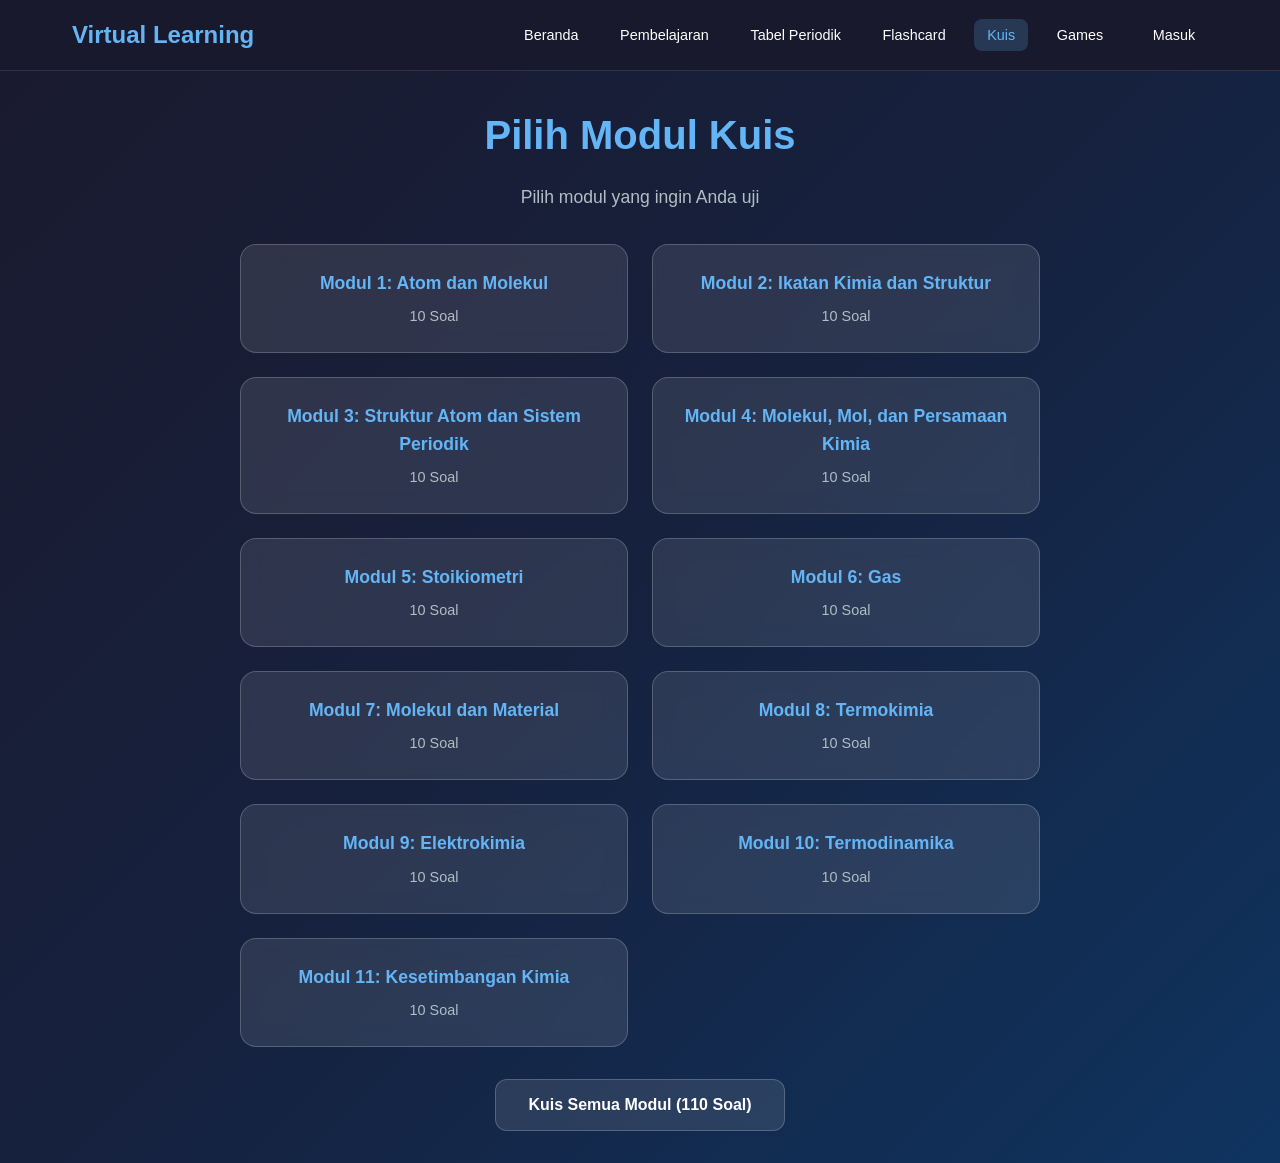
<file: frontend/public/pages/quiz.html>
<!DOCTYPE html>
<html lang="id">
<head>
    <meta charset="UTF-8">
    <meta name="viewport" content="width=device-width, initial-scale=1.0">
    <title>Kuis - Virtual Learning</title>
    <link rel="stylesheet" href="../styles/quiz.css">
    <link rel="stylesheet" href="../styles/index.css">
</head>
<body>
    <nav class="navbar">
        <div class="nav-container">
            <h1 class="nav-logo">Virtual Learning</h1>
            <button class="nav-toggle" onclick="toggleMenu()">&#9776;</button>
            <ul class="nav-menu" id="navMenu">
                <li><a href="welcome.html" class="nav-link">Beranda</a></li>
                <li><a href="pembelajaran.html" class="nav-link">Pembelajaran</a></li>
                <li><a href="periodic_table.html" class="nav-link">Tabel Periodik</a></li>
                <li><a href="flashcard.html" class="nav-link">Flashcard</a></li>
                <li><a href="quiz.html" class="nav-link active">Kuis</a></li>
                <li><a href="games.html" class="nav-link">Games</a></li>
                <li id="auth-slot"></li>
            </ul>
        </div>
    </nav>

    <main class="main-content">
        <div class="container">
            <div id="module-selection" class="quiz-section">
                <h1 class="page-title">Pilih Modul Kuis</h1>
                <p class="page-subtitle">Pilih modul yang ingin Anda uji</p>
                <div class="modules-grid">
                    <div class="module-option" data-module="0">
                        <h3>Modul 1: Atom dan Molekul</h3>
                        <p>10 Soal</p>
                    </div>
                    <div class="module-option" data-module="1">
                        <h3>Modul 2: Ikatan Kimia dan Struktur</h3>
                        <p>10 Soal</p>
                    </div>
                    <div class="module-option" data-module="2">
                        <h3>Modul 3: Struktur Atom dan Sistem Periodik</h3>
                        <p>10 Soal</p>
                    </div>
                    <div class="module-option" data-module="3">
                        <h3>Modul 4: Molekul, Mol, dan Persamaan Kimia</h3>
                        <p>10 Soal</p>
                    </div>
                    <div class="module-option" data-module="4">
                        <h3>Modul 5: Stoikiometri</h3>
                        <p>10 Soal</p>
                    </div>
                    <div class="module-option" data-module="5">
                        <h3>Modul 6: Gas</h3>
                        <p>10 Soal</p>
                    </div>
                    <div class="module-option" data-module="6">
                        <h3>Modul 7: Molekul dan Material</h3>
                        <p>10 Soal</p>
                    </div>
                    <div class="module-option" data-module="7">
                        <h3>Modul 8: Termokimia</h3>
                        <p>10 Soal</p>
                    </div>
                    <div class="module-option" data-module="8">
                        <h3>Modul 9: Elektrokimia</h3>
                        <p>10 Soal</p>
                    </div>
                    <div class="module-option" data-module="9">
                        <h3>Modul 10: Termodinamika</h3>
                        <p>10 Soal</p>
                    </div>
                    <div class="module-option" data-module="10">
                        <h3>Modul 11: Kesetimbangan Kimia</h3>
                        <p>10 Soal</p>
                    </div>
                </div>
                <button id="allModulesBtn" class="btn btn-secondary">Kuis Semua Modul (110 Soal)</button>
            </div>
            <div id="quiz-start" class="quiz-section hidden">
                <h1 class="page-title">Kuis Kimia</h1>
                <p id="quiz-subtitle" class="page-subtitle">Uji pengetahuan kimia Anda</p>
                <button id="startBtn" class="btn btn-primary">Mulai Kuis</button>
                <button id="backToModules" class="btn btn-secondary">Kembali ke Menu</button>
            </div>

            <div id="quiz-question" class="quiz-section hidden">
                <div class="quiz-header">
                    <div class="question-counter">
                        <span id="currentQuestion">1</span> / <span id="totalQuestions">10</span>
                    </div>
                    <div class="progress-bar">
                        <div id="progressBar" class="progress-fill"></div>
                    </div>
                </div>

                <div class="question-container">
                    <h2 id="questionText">Pertanyaan akan muncul di sini</h2>
                    <div id="answerOptions" class="answer-options">
                    </div>
                </div>

                <button id="nextBtn" class="btn btn-primary hidden">Selanjutnya</button>
            </div>

            <div id="quiz-result" class="quiz-section hidden">
                <h1 class="page-title">Hasil Kuis</h1>
                <div class="result-container">
                    <div class="score-circle">
                        <span id="finalScore">0</span>
                        <span class="score-label" id="scoreTotal">/ 10</span>
                    </div>
                    <p id="resultMessage" class="result-message"></p>
                    <div class="result-actions">
                        <button id="restartBtn" class="btn btn-primary">Ulangi Kuis</button>
                        <button id="backToModulesFromResult" class="btn btn-secondary">Pilih Modul Lain</button>
                    </div>
                </div>
            </div>
        </div>
    </main>

    <script src="../scripts/config.js"></script>
    <script src="../scripts/api.js"></script>
    <script src="../scripts/auth.js"></script>
    <script src="../scripts/navbar-auth.js"></script>
    <script src="../scripts/progress.js"></script>
    <script src="../scripts/quiz-script.js"></script>
    <script>
        function toggleMenu() {
            const navMenu = document.getElementById('navMenu');
            navMenu.classList.toggle('active');
        }
    </script>
</body>
</html>
</file>
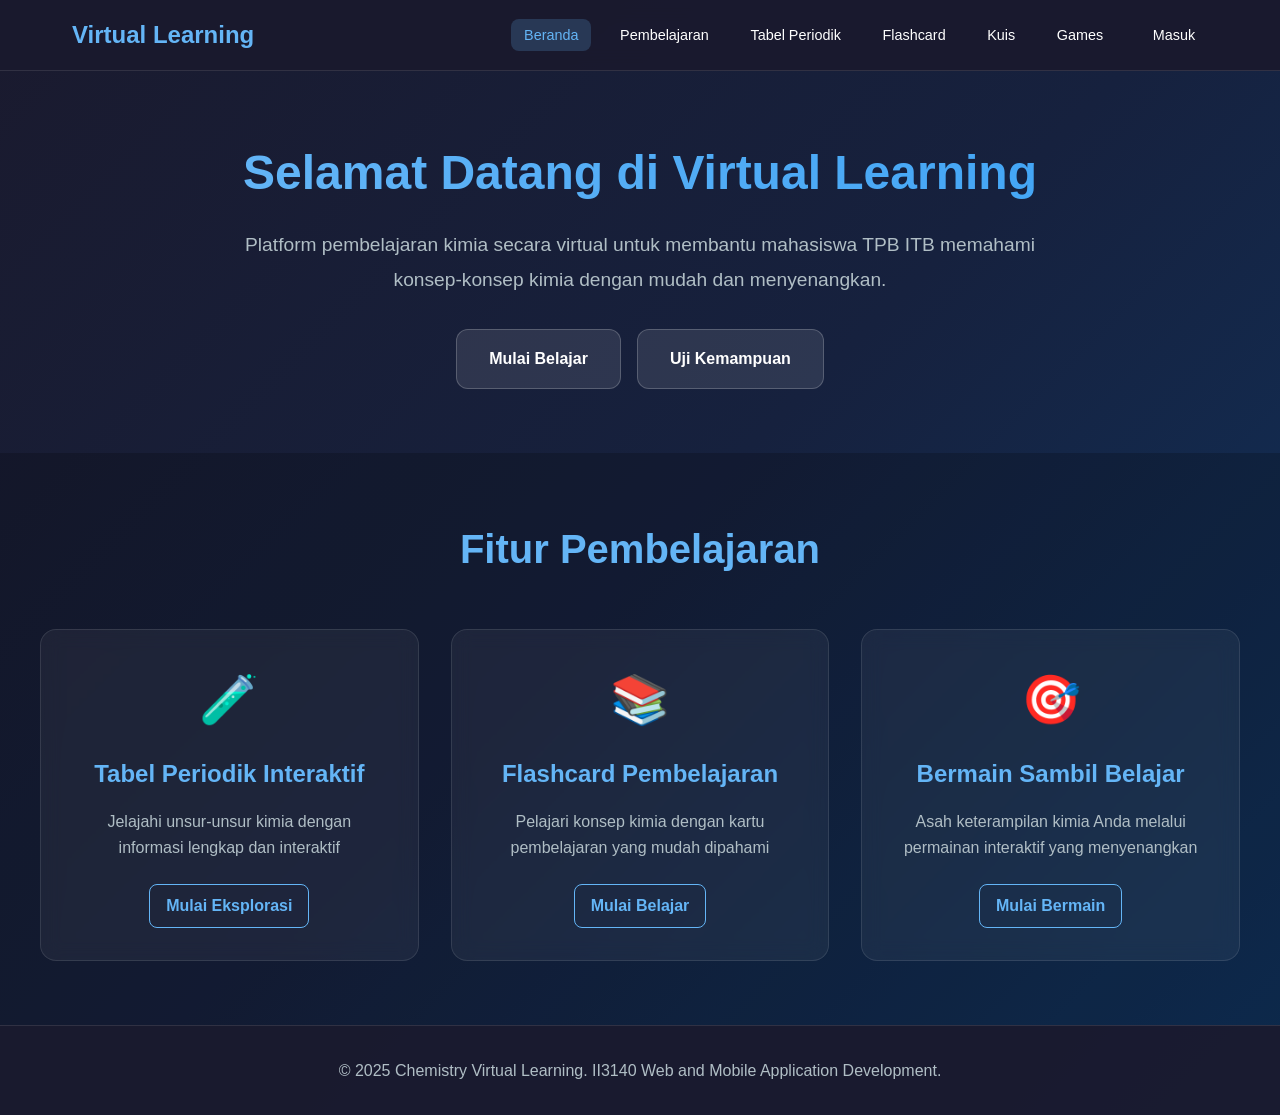
<file: frontend/public/pages/welcome.html>
<!DOCTYPE html>
<html lang="id">
<head>
    <meta charset="UTF-8">
    <meta name="viewport" content="width=device-width, initial-scale=1.0">
    <title>Virtual Learning - Selamat Datang</title>
    <link rel="stylesheet" href="../styles/index.css">
</head>
<body>
    <nav class="navbar">
        <div class="nav-container">
            <h1 class="nav-logo">Virtual Learning</h1>
            <ul class="nav-menu">
                <li><a href="welcome.html" class="nav-link active">Beranda</a></li>
                <li><a href="pembelajaran.html" class="nav-link">Pembelajaran</a></li>
                <li><a href="periodic_table.html" class="nav-link">Tabel Periodik</a></li>
                <li><a href="flashcard.html" class="nav-link">Flashcard</a></li>
                <li><a href="quiz.html" class="nav-link">Kuis</a></li>
                <li><a href="games.html" class="nav-link">Games</a></li>
                <li id="auth-slot"></li>
            </ul>
        </div>
    </nav>

    <main class="main-content">
        <section class="hero">
            <div class="hero-content">
                <h1 class="hero-title">Selamat Datang di Virtual Learning</h1>
                <p class="hero-subtitle">Platform pembelajaran kimia secara virtual untuk membantu mahasiswa TPB ITB memahami konsep-konsep kimia dengan mudah dan menyenangkan.</p>
                <div class="hero-buttons">
                    <a href="pembelajaran.html" class="btn btn">Mulai Belajar</a>
                    <a href="quiz.html" class="btn btn">Uji Kemampuan</a>
                </div>
            </div>
        </section>

        <section class="features">
            <div class="features-container">
                <h2 class="features-title">Fitur Pembelajaran</h2>
                <div class="features-grid">
                    <div class="feature-card">
                        <div class="feature-icon">🧪</div>
                        <h3>Tabel Periodik Interaktif</h3>
                        <p>Jelajahi unsur-unsur kimia dengan informasi lengkap dan interaktif</p>
                        <a href="periodic_table.html" class="feature-link">Mulai Eksplorasi</a>
                    </div>
                    <div class="feature-card">
                        <div class="feature-icon">📚</div>
                        <h3>Flashcard Pembelajaran</h3>
                        <p>Pelajari konsep kimia dengan kartu pembelajaran yang mudah dipahami</p>
                        <a href="flashcard.html" class="feature-link">Mulai Belajar</a>
                    </div>
                    <div class="feature-card">
                        <div class="feature-icon">🎯</div>
                        <h3>Bermain Sambil Belajar</h3>
                        <p>Asah keterampilan kimia Anda melalui permainan interaktif yang menyenangkan</p>
                        <a href="games.html" class="feature-link">Mulai Bermain</a>
                    </div>
                </div>
            </div>
        </section>
    </main>

    <footer class="footer">
        <div class="footer-content">
            <p>&copy; 2025 Chemistry Virtual Learning. II3140 Web and Mobile Application Development.</p>
        </div>
    </footer>
    <script src="../scripts/config.js"></script>
    <script src="../scripts/api.js"></script>
    <script src="../scripts/auth.js"></script>
    <script src="../scripts/navbar-auth.js"></script>
</body>
</html>
</file>
<file: frontend/public/styles/index.css>
* {
  margin: 0;
  padding: 0;
  box-sizing: border-box;
}

body {
  font-family: "Segoe UI", Tahoma, Geneva, Verdana, sans-serif;
  background: linear-gradient(135deg, #1a1a2e 0%, #16213e 50%, #0f3460 100%);
  color: #ffffff;
  min-height: 100vh;
  line-height: 1.6;
}

/* Navigation Styles */
.navbar {
  background: rgba(26, 26, 46, 0.95);
  backdrop-filter: blur(10px);
  border-bottom: 1px solid rgba(255, 255, 255, 0.1);
  position: sticky;
  top: 0;
  z-index: 1000;
}

.nav-container {
  max-width: 1200px;
  margin: 0 auto;
  padding: 1rem 2rem;
  display: flex;
  justify-content: space-between;
  align-items: center;
}

.nav-logo {
  font-size: 1.5rem;
  font-weight: bold;
  color: #64b5f6;
  white-space: nowrap; /* Prevent logo text wrapping */
}

.nav-toggle {
  display: none;
  font-size: 1.5rem;
  background: none;
  border: none;
  color: #e3f2fd;
  cursor: pointer;
  padding: 0.5rem;
}

.nav-menu {
  display: flex;
  list-style: none;
  gap: 1rem; /* Reduced from 2rem to fit more items */
  margin: 0;
  padding: 0;
  white-space: nowrap; /* Prevent menu item wrapping */
}

.nav-link {
  color: #ffffff;
  text-decoration: none;
  padding: 0.5rem 0.8rem; /* Reduced padding to save space */
  border-radius: 8px;
  transition: all 0.3s ease;
  font-size: 0.9rem; /* Reduced font size for compactness */
  white-space: nowrap; /* Prevent individual link wrapping */
}

.nav-link:hover,
.nav-link.active {
  background: rgba(100, 181, 246, 0.2);
  color: #64b5f6;
}

/* Ensure auth-slot and logout button fit */
#auth-slot,
#logoutBtn {
  margin-left: 0.5rem; /* Adjusted spacing */
}

#logoutBtn {
  background-color: #f44336;
  color: white;
  border: none;
  padding: 0.4rem 0.8rem; /* Adjusted padding */
  border-radius: 5px;
  cursor: pointer;
  font-size: 0.85rem; /* Reduced font size */
  transition: background-color 0.3s ease;
}

#logoutBtn:hover {
  background-color: #d32f2f;
}

/* Responsive Design for Mobile */
@media (max-width: 768px) {
  .nav-container {
    flex-direction: column;
    gap: 1rem;
  }

  .nav-toggle {
    display: block;
  }

  .nav-menu {
    flex-direction: column;
    gap: 0.8rem;
    position: absolute;
    top: 100%;
    left: 0;
    width: 100%;
    background-color: rgba(26, 26, 46, 0.95);
    padding: 1rem;
    display: none;
    z-index: 1000;
  }

  .nav-menu.active {
    display: flex;
  }

  .nav-link {
    padding: 0.5rem 1rem;
    font-size: 0.9rem;
    width: 100%;
    text-align: center;
  }

  #auth-slot,
  #logoutBtn {
    margin-left: 0;
    width: 100%;
    text-align: center;
  }

  #logoutBtn {
    width: 100%;
    margin-top: 0.5rem;
  }
}

/* Main Content */
.main-content {
  flex: 1;
}

/* Hero Section */
.hero {
  padding: 4rem 2rem;
  text-align: center;
  max-width: 1200px;
  margin: 0 auto;
}

.hero-content {
  max-width: 800px;
  margin: 0 auto;
}

.hero-title {
  font-size: 3rem;
  margin-bottom: 1rem;
  background: linear-gradient(45deg, #64b5f6, #42a5f5);
  -webkit-background-clip: text;
  -webkit-text-fill-color: transparent;
  background-clip: text;
}

.hero-subtitle {
  font-size: 1.2rem;
  margin-bottom: 2rem;
  color: #b0bec5;
  line-height: 1.8;
}

.hero-buttons {
  display: flex;
  gap: 1rem;
  justify-content: center;
  flex-wrap: wrap;
}

.btn {
  padding: 1rem 2rem;
  border: none;
  border-radius: 12px;
  font-size: 1rem;
  font-weight: 600;
  text-decoration: none;
  cursor: pointer;
  transition: all 0.3s ease;
  display: inline-block;
}

.btn {
  background: rgba(255, 255, 255, 0.1);
  color: #ffffff;
  border: 1px solid rgba(255, 255, 255, 0.2);
}

.btn:hover {
  background: rgba(255, 255, 255, 0.2);
  transform: translateY(-2px);
  box-shadow: 0 10px 30px rgba(100, 181, 246, 0.2);
  border-color: rgba(100, 181, 246, 0.3);
}

/* Features Section */
.features {
  padding: 4rem 2rem;
  background: rgba(0, 0, 0, 0.2);
}

.features-container {
  max-width: 1200px;
  margin: 0 auto;
}

.features-title {
  text-align: center;
  font-size: 2.5rem;
  margin-bottom: 3rem;
  color: #64b5f6;
}

.features-grid {
  display: grid;
  grid-template-columns: repeat(auto-fit, minmax(300px, 1fr));
  gap: 2rem;
}

.feature-card {
  background: rgba(255, 255, 255, 0.05);
  backdrop-filter: blur(10px);
  border: 1px solid rgba(255, 255, 255, 0.1);
  border-radius: 16px;
  padding: 2rem;
  text-align: center;
  transition: all 0.3s ease;
}

.feature-card:hover {
  transform: translateY(-5px);
  box-shadow: 0 10px 30px rgba(100, 181, 246, 0.2);
  border-color: rgba(100, 181, 246, 0.3);
}

.feature-icon {
  font-size: 3rem;
  margin-bottom: 1rem;
}

.feature-card h3 {
  font-size: 1.5rem;
  margin-bottom: 1rem;
  color: #64b5f6;
}

.feature-card p {
  color: #b0bec5;
  margin-bottom: 1.5rem;
  line-height: 1.6;
}

.feature-link {
  color: #64b5f6;
  text-decoration: none;
  font-weight: 600;
  padding: 0.5rem 1rem;
  border: 1px solid #64b5f6;
  border-radius: 8px;
  transition: all 0.3s ease;
  display: inline-block;
}

.feature-link:hover {
  background: #64b5f6;
  color: #ffffff;
}

/* Footer */
.footer {
  background: rgba(26, 26, 46, 0.95);
  border-top: 1px solid rgba(255, 255, 255, 0.1);
  padding: 2rem;
  text-align: center;
}

.footer-content {
  max-width: 1200px;
  margin: 0 auto;
  color: #b0bec5;
}
</file>
<file: frontend/public/styles/acid-base-game.css>
body {
  font-family: sans-serif;
  margin: 0;
  background-color: #f4f7f6;
  color: #333;
  display: flex;
  flex-direction: column;
  min-height: 100vh;
}

.header {
  background-color: #2c3e50;
  color: #ecf0f1;
  padding: 1rem 2rem;
  display: flex;
  justify-content: space-between;
  align-items: center;
  box-shadow: 0 2px 4px rgba(0, 0, 0, 0.1);
}

.header h1 {
  margin: 0;
  font-size: 1.8rem;
}

.header nav a {
  color: #ecf0f1;
  text-decoration: none;
  font-weight: bold;
  padding: 0.5rem 1rem;
  border-radius: 5px;
  transition: background-color 0.3s ease;
}

.header nav a:hover {
  background-color: #34495e;
}

.container {
  flex: 1;
  display: flex;
  flex-direction: column;
  align-items: center;
  padding: 2rem;
  max-width: 1000px;
  margin: 2rem auto;
  gap: 2rem;
}

.input-section {
  display: flex;
  gap: 1.5rem;
  align-items: flex-end;
  background-color: #ffffff;
  padding: 1.5rem;
  border-radius: 10px;
  box-shadow: 0 4px 8px rgba(0, 0, 0, 0.1);
}

.compound-input {
  display: flex;
  flex-direction: column;
  gap: 0.5rem;
}

.compound-input label {
  font-weight: bold;
  color: #2c3e50;
}

.compound-input select {
  padding: 0.6rem;
  border: 1px solid #ccc;
  border-radius: 5px;
  font-size: 1rem;
  min-width: 180px;
}

.button {
  display: inline-block;
  background-color: #3498db;
  color: #ffffff;
  padding: 0.8rem 1.5rem;
  border-radius: 5px;
  text-decoration: none;
  font-weight: bold;
  transition: background-color 0.3s ease;
  border: none;
  cursor: pointer;
}

.button:hover {
  background-color: #2980b9;
}

.beaker-container {
  display: flex;
  gap: 3rem;
  align-items: flex-end;
  margin-top: 2rem;
}

.beaker {
  width: 120px;
  height: 180px;
  border: 2px solid #333;
  border-top: none;
  border-radius: 0 0 20px 20px;
  position: relative;
  display: flex;
  flex-direction: column;
  justify-content: flex-end;
  align-items: center;
  background-color: #fdfdfd;
  box-shadow: inset 0 -5px 10px rgba(0, 0, 0, 0.1);
}

.beaker::before {
  content: "";
  position: absolute;
  top: -10px;
  left: -2px;
  right: -2px;
  height: 10px;
  border: 2px solid #333;
  border-radius: 10px 10px 0 0;
  background-color: #fdfdfd;
}

.liquid {
  width: 100%;
  height: 80%; /* Initial liquid level */
  border-radius: 0 0 18px 18px;
  transition: background-color 1s ease-in-out; /* Smooth color transition */
}

.beaker .label {
  position: absolute;
  top: -30px;
  font-weight: bold;
  color: #2c3e50;
}

.result-beaker .liquid {
  height: 0; /* Initially empty */
  transition: height 1s ease-out, background-color 1s ease-in-out;
}

.result-beaker.mixed .liquid {
  height: 80%; /* Fill up after mixing */
}

.result-info {
  margin-top: 2rem;
  font-size: 1.1rem;
  text-align: center;
  background-color: #ffffff;
  padding: 1.5rem;
  border-radius: 10px;
  box-shadow: 0 4px 8px rgba(0, 0, 0, 0.1);
  min-width: 300px;
}

.result-info p {
  margin: 0;
  color: #555;
}


/* adopt dark/glass style aligned with index.css, unify buttons, and layout tweaks */

.abg-container {
  max-width: 1100px;
  margin: 0 auto;
  padding: 3rem 2rem;
}

.abg-header {
  text-align: center;
  margin-bottom: 1.5rem;
}
.abg-title {
  color: #64b5f6;
  font-size: 2rem;
  margin: 0 0 .5rem 0;
}
.abg-subtitle {
  color: #b0bec5;
  margin: 0;
}

.input-card,
.beakers-card,
.result-info {
  background: rgba(255, 255, 255, 0.06);
  border: 1px solid rgba(255, 255, 255, 0.12);
  border-radius: 16px;
  padding: 1.25rem 1.25rem 1.5rem;
  backdrop-filter: blur(10px);
  margin-bottom: 1.25rem;
}

.input-card {
  display: flex;
  gap: 1rem;
  align-items: end;
  flex-wrap: wrap;
}

.compound-input {
  display: flex;
  flex-direction: column;
  gap: 0.5rem;
  min-width: 220px;
}

.compound-input label {
  font-weight: 700;
  color: #e3f2fd;
}

.compound-input select {
  padding: 0.7rem 0.85rem;
  border-radius: 10px;
  background: rgba(0, 0, 0, 0.25);
  color: #e3f2fd;
  border: 1px solid rgba(255, 255, 255, 0.15);
  outline: none;
}

.input-actions {
  display: flex;
  gap: .75rem;
  margin-left: auto;
}

.beakers-card {
  display: flex;
  gap: 2.5rem;
  align-items: flex-end;
  justify-content: center;
  padding: 2rem 1.25rem 1.5rem;
}

.beaker {
  width: 130px;
  height: 190px;
  border: 2px solid rgba(255, 255, 255, 0.6);
  border-top: none;
  border-radius: 0 0 20px 20px;
  position: relative;
  display: flex;
  flex-direction: column;
  justify-content: flex-end;
  align-items: center;
  background: rgba(255, 255, 255, 0.07);
  box-shadow: inset 0 -6px 12px rgba(0, 0, 0, 0.15);
}

.beaker::before {
  content: "";
  position: absolute;
  top: -10px;
  left: -2px;
  right: -2px;
  height: 10px;
  border: 2px solid rgba(255, 255, 255, 0.6);
  border-radius: 10px 10px 0 0;
  background: rgba(255, 255, 255, 0.07);
}

.liquid {
  width: 100%;
  height: 80%;
  border-radius: 0 0 18px 18px;
  transition: height 1s ease, background-color 1s ease;
}

.result-beaker .liquid {
  height: 0;
}
.result-beaker.mixed .liquid {
  height: 80%;
}

.beaker .label {
  position: absolute;
  top: -35px;
  font-weight: 700;
  color: #e3f2fd;
  font-size: 0.9rem;
}

.result-info {
  color: #fff;
  line-height: 1.7;
}

.result-info .equation {
  margin-top: 0.75rem;
  padding: 0.75rem 1rem;
  background: rgba(0, 0, 0, 0.25);
  border: 1px solid rgba(255, 255, 255, 0.12);
  border-radius: 10px;
  color: #fff;
  font-weight: 600;
}

.result-info .tag {
  display: inline-block;
  padding: .25rem .5rem;
  border-radius: 999px;
  background: rgba(100, 181, 246, 0.15);
  border: 1px solid rgba(100, 181, 246, 0.35);
  color: #fff;
  margin-right: .5rem;
}
</file>
<file: frontend/public/styles/flashcard.css>
* {
  margin: 0;
  padding: 0;
  box-sizing: border-box;
}

body {
  font-family: "Segoe UI", Tahoma, Geneva, Verdana, sans-serif;
  background: linear-gradient(135deg, #1a1a2e 0%, #16213e 50%, #0f3460 100%);
  color: #ffffff;
  min-height: 100vh;
  line-height: 1.6;
}

/* Navigation Styles */
.navbar {
  background: rgba(26, 26, 46, 0.95);
  backdrop-filter: blur(10px);
  border-bottom: 1px solid rgba(255, 255, 255, 0.1);
  position: sticky;
  top: 0;
  z-index: 1000;
}

.nav-container {
  max-width: 1200px;
  margin: 0 auto;
  padding: 1rem 2rem;
  display: flex;
  justify-content: space-between;
  align-items: center;
}

.nav-logo {
  font-size: 1.5rem;
  font-weight: bold;
  color: #64b5f6;
}

.nav-menu {
  display: flex;
  list-style: none;
  gap: 2rem;
}

.nav-link {
  color: #ffffff;
  text-decoration: none;
  padding: 0.5rem 1rem;
  border-radius: 8px;
  transition: all 0.3s ease;
}

.nav-link:hover,
.nav-link.active {
  background: rgba(100, 181, 246, 0.2);
  color: #64b5f6;
}

/* Main Content */
.main-content {
  padding: 2rem;
  display: flex;
  align-items: center;
  min-height: calc(100vh - 80px);
}

.container {
  max-width: 800px;
  margin: 0 auto;
  width: 100%;
}

.page-title {
  text-align: center;
  font-size: 2.5rem;
  margin-bottom: 0.5rem;
  color: #64b5f6;
}

.page-subtitle {
  text-align: center;
  color: #b0bec5;
  margin-bottom: 3rem;
}

/* Flashcard Styles */
.flashcard-container {
  perspective: 1000px;
  margin-bottom: 2rem;
}

.flashcard {
  width: 100%;
  height: 300px;
  cursor: pointer;
}

.flashcard-inner {
  position: relative;
  width: 100%;
  height: 100%;
  text-align: center;
  transition: transform 0.6s;
  transform-style: preserve-3d;
}

.flashcard.flipped .flashcard-inner {
  transform: rotateY(180deg);
}

.flashcard-front,
.flashcard-back {
  position: absolute;
  width: 100%;
  height: 100%;
  backface-visibility: hidden;
  display: flex;
  align-items: center;
  justify-content: center;
  padding: 2rem;
  border-radius: 16px;
  background: rgba(255, 255, 255, 0.1);
  backdrop-filter: blur(10px);
  border: 1px solid rgba(255, 255, 255, 0.2);
}

.flashcard-back {
  transform: rotateY(180deg);
  background: rgba(100, 181, 246, 0.2);
}

.flashcard-front h3,
.flashcard-back h3 {
  font-size: 1.5rem;
  line-height: 1.4;
}

.flashcard-back h3 {
  color: #64b5f6;
}

/* Module Selection Styles */
.module-selection {
  text-align: center;
}

.modules-grid {
  display: grid;
  grid-template-columns: repeat(auto-fit, minmax(300px, 1fr));
  gap: 1.5rem;
  margin-top: 2rem;
}

.module-card {
  background: rgba(255, 255, 255, 0.1);
  backdrop-filter: blur(10px);
  border: 1px solid rgba(255, 255, 255, 0.2);
  border-radius: 16px;
  padding: 2rem;
  text-align: center;
  transition: all 0.3s ease;
  cursor: pointer;
}

.module-card:hover {
  transform: translateY(-5px);
  background: rgba(255, 255, 255, 0.15);
  box-shadow: 0 10px 30px rgba(100, 181, 246, 0.2);
}

.module-card h3 {
  color: #64b5f6;
  margin-bottom: 1rem;
  font-size: 1.2rem;
}

.module-card p {
  color: #b0bec5;
  margin-bottom: 1.5rem;
  line-height: 1.5;
}

/* Flashcard Interface */
.flashcard-interface {
  animation: fadeIn 0.5s ease-in;
}

.module-header {
  display: flex;
  justify-content: space-between;
  align-items: center;
  margin-bottom: 1rem;
}

.current-module-title {
  color: #64b5f6;
  font-size: 1.5rem;
  margin: 0;
}

@keyframes fadeIn {
  from {
    opacity: 0;
    transform: translateY(20px);
  }
  to {
    opacity: 1;
    transform: translateY(0);
  }
}

/* Controls */
.controls {
  display: flex;
  justify-content: space-between;
  align-items: center;
  margin-bottom: 2rem;
}

.btn {
  padding: 0.75rem 1.5rem;
  border: none;
  border-radius: 12px;
  font-size: 1rem;
  font-weight: 600;
  cursor: pointer;
  transition: all 0.3s ease;
  text-decoration: none;
  display: inline-block;
}

.btn-primary {
  background: linear-gradient(45deg, #64b5f6, #42a5f5);
  color: #ffffff;
}

.btn-primary:hover {
  transform: translateY(-2px);
  box-shadow: 0 8px 25px rgba(100, 181, 246, 0.3);
}

.btn-secondary {
  background: rgba(255, 255, 255, 0.1);
  color: #ffffff;
  border: 1px solid rgba(255, 255, 255, 0.2);
}

.btn-secondary:hover {
  background: rgba(255, 255, 255, 0.2);
  transform: translateY(-2px);
}

.btn:disabled {
  opacity: 0.5;
  cursor: not-allowed;
  transform: none;
}

.card-counter {
  font-size: 1.1rem;
  color: #64b5f6;
  font-weight: 600;
}

/* Progress Bar */
.progress-bar {
  width: 100%;
  height: 8px;
  background: rgba(255, 255, 255, 0.1);
  border-radius: 4px;
  overflow: hidden;
}

.progress-fill {
  height: 100%;
  background: linear-gradient(45deg, #64b5f6, #42a5f5);
  transition: width 0.3s ease;
  width: 10%;
}

/* Responsive Design */
@media (max-width: 768px) {
  .nav-container {
    flex-direction: column;
    gap: 1rem;
  }

  .nav-menu {
    gap: 1rem;
  }

  .page-title {
    font-size: 2rem;
  }

  .flashcard {
    height: 250px;
  }

  .flashcard-front h3,
  .flashcard-back h3 {
    font-size: 1.2rem;
  }

  .controls {
    flex-direction: column;
    gap: 1rem;
  }

  .modules-grid {
    grid-template-columns: 1fr;
    gap: 1rem;
  }

  .module-header {
    flex-direction: column;
    gap: 1rem;
    text-align: center;
  }

  .current-module-title {
    font-size: 1.2rem;
  }
}
</file>
<file: frontend/public/styles/login.css>
* {
  margin: 0;
  padding: 0;
  box-sizing: border-box;
  font-family: "Segoe UI", Tahoma, Geneva, Verdana, sans-serif;
}

:root{
  --bg: #0f172a;
  --text: #e3f2fd;
  --muted: #b0bec5;

  --glass: rgba(255,255,255,0.06);
  --border: rgba(255,255,255,0.14);

  --primary: #64b5f6;
  --primarySolid: #2196F3;

  --danger: #ff6b6b;
  --success: #4caf50;
}

body {
  min-height: 100vh;
  background: linear-gradient(135deg, #1a1a2e 0%, #16213e 50%, #0f3460 100%);
  color: #e3f2fd;
}

.auth-page{
  min-height: 100vh;
  display: flex;
  align-items: center;
  justify-content: center;
  padding: 20px;
}

.auth-card{
  width: 100%;
  max-width: 420px;
}

/* Toggle (pill segmented) */
.toggle-wrap{
  display: flex;
  gap: 0;
  background: rgba(255,255,255,0.08);
  border: 1px solid var(--border);
  border-radius: 999px;
  padding: 4px;
  width: 100%;
  margin-bottom: 14px;
}

.toggle-btn{
  flex: 1;
  border: none;
  background: transparent;
  padding: 10px 12px;
  border-radius: 999px;
  cursor: pointer;
  transition: transform .08s ease, opacity .12s ease, background .12s ease, border .12s ease;
  color: var(--muted);
  font-weight: 800;
}

.toggle-btn:active{
  transform: scale(0.99);
  opacity: 0.92;
}

.toggle-btn.active{
  background: rgba(100,181,246,0.25);
  border: 1px solid rgba(100,181,246,0.45);
  color: var(--primary);
}

.toggle-text{
  font-weight: 800;
}

/* Title */
.title{
  color: #fff;
  font-size: 18px;
  font-weight: 800;
  margin: 8px 0 10px;
}

/* Form groups */
.form-group{
  width: 100%;
  margin-top: 10px;
}

label{
  display: block;
  font-size: 0.95rem;
  font-weight: 700;
  margin-bottom: 6px;
  color: var(--text);
}

input{
  width: 100%;
  max-width: 420px;
  background: #ffffff;
  color: #111827;
  padding: 10px 12px;
  border-radius: 10px;
  border: 2px solid rgba(255,255,255,0.0);
  outline: none;
  transition: box-shadow .2s ease, border-color .2s ease;
}

input::placeholder{
  color: #888;
}

input:focus{
  border-color: rgba(100,181,246,0.55);
  box-shadow: 0 0 0 4px rgba(100,181,246,0.18);
}

.hidden{
  display: none !important;
}

/* Primary button */
.btn-primary{
  width: 100%;
  max-width: 420px;
  margin-top: 16px;
  background: var(--primarySolid);
  color: #fff;
  border: none;
  padding: 12px 14px;
  border-radius: 10px;
  font-weight: 900;
  cursor: pointer;
  transition: transform .08s ease, opacity .12s ease, box-shadow .2s ease;
}

.btn-primary:hover{
  box-shadow: 0 10px 28px rgba(33,150,243,0.25);
  transform: translateY(-1px);
}

.btn-primary:active{
  transform: translateY(0);
  opacity: 0.92;
}

.btn-primary:disabled{
  opacity: 0.7;
  cursor: not-allowed;
}

/* Helper */
.helper{
  margin-top: 12px;
  color: var(--muted);
  text-align: center;
  line-height: 18px;
}

.helper-strong{
  color: var(--primary);
  font-weight: 900;
  background: none;
  border: none;
  padding: 0;
  cursor: pointer;
}

.helper-strong:hover{
  text-decoration: underline;
}

/* Message */
.message{
  margin-top: 12px;
  min-height: 1.25rem;
  text-align: center;
  color: #ffffff;
}

.message.is-error{
  color: var(--danger);
}

.message.is-success{
  color: var(--success);
}
</file>
<file: frontend/public/styles/pembelajaran.css>
/* Learning Modules Section */
.learning-modules {
  padding: 4rem 2rem;
  background: rgba(0, 0, 0, 0.2);
}

.modules-container {
  max-width: 1200px;
  margin: 0 auto;
}

.modules-title {
  text-align: center;
  font-size: 2.5rem;
  margin-bottom: 3rem;
  color: #64b5f6; /* Using existing primary color from index.css */
}

.modules-grid {
  display: grid;
  grid-template-columns: repeat(auto-fit, minmax(280px, 1fr));
  gap: 2rem;
}

.module-card {
  background: rgba(255, 255, 255, 0.05);
  backdrop-filter: blur(10px);
  border: 1px solid rgba(255, 255, 255, 0.1);
  border-radius: 16px;
  padding: 2rem;
  text-align: center;
  transition: all 0.3s ease;
  display: flex;
  flex-direction: column;
  justify-content: space-between;
}

.module-card:hover {
  transform: translateY(-5px);
  box-shadow: 0 10px 30px rgba(100, 181, 246, 0.2);
  border-color: rgba(100, 181, 246, 0.3);
}

.module-icon {
  font-size: 3rem;
  margin-bottom: 1rem;
}

.module-card h3 {
  font-size: 1.5rem;
  margin-bottom: 1rem;
  color: #64b5f6; /* Using existing primary color from index.css */
}

.module-card p {
  color: #b0bec5;
  margin-bottom: 1.5rem;
  line-height: 1.6;
  flex-grow: 1; /* Allows paragraph to take available space */
}

.module-options {
  display: flex;
  flex-wrap: wrap;
  gap: 0.75rem;
  justify-content: center;
  margin-top: 1rem;
}

.btn-option {
  padding: 0.75rem 1.25rem;
  border: none;
  border-radius: 8px;
  font-size: 0.9rem;
  font-weight: 600;
  text-decoration: none;
  cursor: pointer;
  transition: all 0.3s ease;
  display: inline-block;
  background: rgba(100, 181, 246, 0.2); /* Lighter variant of primary color */
  color: #64b5f6;
  border: 1px solid rgba(100, 181, 246, 0.3);
}

.btn-option:hover {
  background: #64b5f6;
  color: #ffffff;
  transform: translateY(-2px);
  box-shadow: 0 4px 15px rgba(100, 181, 246, 0.2);
}

/* Responsive Design */
@media (max-width: 768px) {
  .modules-grid {
    grid-template-columns: 1fr;
  }
}
</file>
<file: frontend/public/styles/periodic-table-game.css>
body {
  font-family: sans-serif;
  margin: 0;
  background-color: #f4f7f6;
  color: #333;
  display: flex;
  flex-direction: column;
  min-height: 100vh;
}

.header {
  background-color: #2c3e50;
  color: #ecf0f1;
  padding: 1rem 2rem;
  display: flex;
  justify-content: space-between;
  align-items: center;
  box-shadow: 0 2px 4px rgba(0, 0, 0, 0.1);
}

.header h1 {
  margin: 0;
  font-size: 1.8rem;
}

.header nav a {
  color: #ecf0f1;
  text-decoration: none;
  font-weight: bold;
  padding: 0.5rem 1rem;
  border-radius: 5px;
  transition: background-color 0.3s ease;
}

.header nav a:hover {
  background-color: #34495e;
}

.container {
  flex: 1;
  display: flex;
  flex-direction: column;
  align-items: center;
  padding: 2rem;
  max-width: 1200px;
  margin: 2rem auto;
  gap: 2rem;
}

.ptg-container {
  max-width: 1200px;
  margin: 0 auto;
  padding: 3rem 2rem;
}

.ptg-header {
  text-align: center;
  margin-bottom: 1.5rem;
}

.ptg-title {
  font-size: 2rem;
  color: #64b5f6;
  margin: 0 0 0.5rem 0;
}

.ptg-subtitle {
  color: #b0bec5;
  margin: 0;
}

.ptg-grid-card
 {
  padding: 1.25rem;
  backdrop-filter: blur(10px);
  margin-bottom: 1.5rem;
 }
.ptg-drag-card {
  background: rgba(255, 255, 255, 0.06);
  border: 1px solid rgba(255, 255, 255, 0.12);
  border-radius: 16px;
  padding: 1.25rem;
  backdrop-filter: blur(10px);
  margin-bottom: 1.5rem;
}

/* Grid styling */
.periodic-table-grid {
  display: grid;
  grid-template-columns: repeat(18, 60px);
  gap: 6px;
}

.element-cell {
  width: 60px;
  height: 60px;
  border-radius: 8px;
  box-sizing: border-box;
  display: flex;
  flex-direction: column;
  align-items: center;
  justify-content: center;
  font-weight: 700;
  color: #e6f2ff;
  background: rgba(100, 181, 246, 0.15);
  border: 1px solid rgba(100, 181, 246, 0.25);
  transition: transform .12s ease, box-shadow .2s ease, border-color .2s ease;
}

.element-cell.filled {
  background: rgba(100, 181, 246, 0.22);
  border-color: rgba(100, 181, 246, 0.4);
}

.element-cell.empty {
  background: rgba(255, 255, 255, 0.05);
  border: 1px dashed rgba(100, 181, 246, 0.45);
}

.element-cell.correct {
  box-shadow: 0 0 0 2px rgba(76, 175, 80, 0.5) inset;
}

.element-cell.incorrect {
  box-shadow: 0 0 0 2px rgba(244, 67, 54, 0.5) inset;
}

.element-symbol {
  font-size: 1.1rem;
}
.element-name {
  font-size: 0.65rem;
  color: #cfd8dc;
}

/* Draggable pool */
.draggable-elements {
  display: flex;
  flex-wrap: wrap;
  gap: 10px;
  justify-content: center;
}

.draggable-elements h2 {
  width: 100%;
  text-align: center;
  color: #64b5f6;
}

.draggable-element {
  width: 60px;
  height: 60px;
  border-radius: 8px;
  background: linear-gradient(45deg, #64b5f6, #42a5f5);
  color: #fff;
  border: 1px solid rgba(255, 255, 255, 0.2);
  cursor: grab;
  display: flex;
  flex-direction: column;
  align-items: center;
  justify-content: center;
  user-select: none;
}

.draggable-element:active {
  cursor: grabbing;
  transform: scale(1.04);
}

.feedback {
  text-align: center;
  font-weight: 600;
  margin-top: 0.75rem;
}

/* Hover cues */
.element-cell.hovered {
  transform: translateY(-1px);
  border-color: #64b5f6;
  box-shadow: 0 4px 14px rgba(100, 181, 246, 0.25);
}

@media (max-width: 768px) {
  .periodic-table-grid {
    grid-template-columns: repeat(9, 60px);
  }
}

.button {
  display: inline-block;
  background-color: #3498db;
  color: #ffffff;
  padding: 0.8rem 1.5rem;
  border-radius: 5px;
  text-decoration: none;
  font-weight: bold;
  transition: background-color 0.3s ease;
  border: none;
  cursor: pointer;
  margin-top: 1rem;
}

.button:hover {
  background-color: #2980b9;
}
</file>
<file: frontend/public/styles/periodic-table.css>
/* Moved CSS from HTML to a separate file */
* {
  margin: 0;
  padding: 0;
  box-sizing: border-box;
}

body {
  font-family: "Segoe UI", Tahoma, Geneva, Verdana, sans-serif;
  background: linear-gradient(135deg, #1a1a2e 0%, #16213e 50%, #0f3460 100%);
  color: #ffffff;
  min-height: 100vh;
  line-height: 1.6;
  padding: 20px;
}

.container {
  max-width: 1400px;
  margin: 0 auto;
}

.header {
  text-align: center;
  margin-bottom: 30px;
}

.title {
  font-size: 2.5rem;
  color: #64b5f6;
  margin-bottom: 10px;
}

.subtitle {
  color: #b0bec5;
  font-size: 1.1rem;
}

.periodic-table {
  display: grid;
  grid-template-columns: repeat(18, 1fr);
  gap: 2px;
  margin-bottom: 30px;
  background: rgba(255, 255, 255, 0.05);
  padding: 15px;
  border-radius: 16px;
  backdrop-filter: blur(10px);
}

.element {
  aspect-ratio: 1;
  display: flex;
  flex-direction: column;
  align-items: center;
  justify-content: center;
  font-weight: bold;
  border-radius: 6px;
  cursor: pointer;
  transition: all 0.3s ease;
  border: 1px solid rgba(255, 255, 255, 0.2);
  min-height: 60px;
  position: relative;
  padding: 4px;
}

.element:hover {
  transform: scale(1.05);
  box-shadow: 0 8px 25px rgba(0, 0, 0, 0.4);
  z-index: 10;
}

.element-number {
  font-size: 0.7rem;
  position: absolute;
  top: 2px;
  left: 4px;
  opacity: 0.8;
}

.element-symbol {
  font-size: 1.2rem;
  font-weight: bold;
}

.element-name {
  font-size: 0.6rem;
  opacity: 0.9;
  text-align: center;
  line-height: 1;
}

.element-mass {
  font-size: 0.5rem;
  opacity: 0.7;
  position: absolute;
  bottom: 2px;
  right: 4px;
}

/* Element Categories */
.alkali-metal {
  background: #ff6b6b;
}
.alkaline-earth {
  background: #ffa726;
}
.transition-metal {
  background: #66bb6a;
}
.post-transition {
  background: #42a5f5;
}
.metalloid {
  background: #ab47bc;
}
.nonmetal {
  background: #26c6da;
}
.halogen {
  background: #ff7043;
}
.noble-gas {
  background: #8d6e63;
}
.lanthanide {
  background: #7986cb;
}
.actinide {
  background: #a1887f;
}
.unknown {
  background: #78909c;
}

/* Special positioning for lanthanides and actinides */
.lanthanide-series,
.actinide-series {
  grid-column: 1 / -1;
  display: grid;
  grid-template-columns: repeat(15, 1fr);
  gap: 2px;
  margin-top: 10px;
}

.series-label {
  grid-column: 1 / -1;
  text-align: center;
  font-weight: bold;
  color: #64b5f6;
  margin-bottom: 5px;
  font-size: 0.9rem;
}

/* Element info panel */
.element-info {
  background: rgba(255, 255, 255, 0.1);
  backdrop-filter: blur(10px);
  border: 1px solid rgba(255, 255, 255, 0.2);
  border-radius: 16px;
  padding: 30px;
  margin-top: 30px;
  transition: all 0.3s ease;
  display: none;
}

.element-info.show {
  display: block;
  animation: fadeIn 0.3s ease;
}

@keyframes fadeIn {
  from {
    opacity: 0;
    transform: translateY(20px);
  }
  to {
    opacity: 1;
    transform: translateY(0);
  }
}

.info-header {
  text-align: center;
  margin-bottom: 25px;
}

.info-title {
  font-size: 2.5rem;
  color: #64b5f6;
  margin-bottom: 10px;
}

.info-symbol {
  font-size: 4rem;
  font-weight: bold;
  margin-bottom: 10px;
}

.info-grid {
  display: grid;
  grid-template-columns: repeat(auto-fit, minmax(250px, 1fr));
  gap: 15px;
}

.info-item {
  background: rgba(255, 255, 255, 0.05);
  padding: 15px;
  border-radius: 10px;
  display: flex;
  justify-content: space-between;
  align-items: center;
}

.info-label {
  font-weight: bold;
  color: #64b5f6;
}

.info-value {
  font-weight: bold;
}

.legend {
  display: grid;
  grid-template-columns: repeat(auto-fit, minmax(150px, 1fr));
  gap: 10px;
  margin-top: 20px;
  padding: 20px;
  background: rgba(255, 255, 255, 0.05);
  border-radius: 12px;
}

.legend-item {
  display: flex;
  align-items: center;
  gap: 10px;
  font-size: 0.9rem;
}

.legend-color {
  width: 20px;
  height: 20px;
  border-radius: 4px;
  border: 1px solid rgba(255, 255, 255, 0.3);
}

/* Responsive Design */
@media (max-width: 1200px) {
  .periodic-table {
    grid-template-columns: repeat(18, minmax(0, 1fr));
    gap: 1px;
  }

  .element {
    min-height: 50px;
  }

  .element-symbol {
    font-size: 1rem;
  }

  .element-name {
    font-size: 0.5rem;
  }
}

@media (max-width: 768px) {
  .title {
    font-size: 2rem;
  }

  .periodic-table {
    padding: 10px;
  }

  .element {
    min-height: 40px;
  }

  .element-symbol {
    font-size: 0.9rem;
  }

  .element-name {
    font-size: 0.45rem;
  }

  .element-number,
  .element-mass {
    font-size: 0.4rem;
  }

  .info-grid {
    grid-template-columns: 1fr;
  }

  .legend {
    grid-template-columns: repeat(2, 1fr);
  }
}

@media (max-width: 480px) {
  .periodic-table {
    grid-template-columns: repeat(9, 1fr);
  }

  .element {
    min-height: 35px;
  }

  .element-symbol {
    font-size: 0.8rem;
  }

  .element-name {
    display: none;
  }

  .legend {
    grid-template-columns: 1fr;
  }
}

.close-btn {
  position: absolute;
  top: 15px;
  right: 20px;
  background: none;
  border: none;
  color: #64b5f6;
  font-size: 1.5rem;
  cursor: pointer;
  padding: 5px;
  border-radius: 50%;
  transition: background 0.3s ease;
}

.close-btn:hover {
  background: rgba(100, 181, 246, 0.2);
}
</file>
<file: frontend/public/styles/profile.css>
:root{
  --bg1:#1a1a2e;
  --bg2:#16213e;
  --bg3:#0f3460;

  --text:#ffffff;
  --muted:#b0bec5;
  --primary:#93c5fd;
  --primary2:#60a5fa;

  --glass: rgba(255,255,255,0.06);
  --border: rgba(255,255,255,0.12);
  --border2: rgba(255,255,255,0.14);
}

.hidden{ display:none !important; }

/* ===== Background like mobile ===== */
.profile-bg{
  min-height: calc(100vh - 64px);
  background:
    radial-gradient(1200px 800px at 20% 0%, rgba(147,197,253,0.12), transparent 60%),
    radial-gradient(900px 700px at 90% 20%, rgba(96,165,250,0.10), transparent 55%),
    linear-gradient(180deg, var(--bg1), var(--bg2) 40%, var(--bg3));
  padding: 16px;
}

.profile-wrap{
  max-width: 980px;
  margin: 0 auto;
}

/* Glass util */
.glass{
  background: var(--glass);
  border: 1px solid var(--border);
  backdrop-filter: blur(10px);
}

/* ===== Header card ===== */
.header-card{
  display:flex;
  gap:14px;
  align-items:center;
  padding:14px;
  border-radius:18px;
  box-shadow: 0 14px 30px rgba(147,197,253,0.10);
}

.avatar{
  width:56px;height:56px;border-radius:999px;
  background: rgba(96,165,250,0.18);
  border:1px solid rgba(147,197,253,0.35);
  display:flex;align-items:center;justify-content:center;
  flex:0 0 auto;
}

.avatar-text{
  color: var(--primary);
  font-weight:900;
  font-size:16px;
  letter-spacing:.5px;
}

.header-info{
  flex:1;
  min-width:0;
}

.profile-title{ color: var(--muted); font-weight:800; }

.profile-name{
  margin-top:2px;
  font-size:18px;
  font-weight:900;
  color: var(--text);
  white-space:nowrap;
  overflow:hidden;
  text-overflow:ellipsis;
}

.profile-meta{
  margin-top:2px;
  color: var(--muted);
  white-space:nowrap;
  overflow:hidden;
  text-overflow:ellipsis;
}

.logout-btn{
  margin-left:10px;
  padding:10px 12px;
  border-radius:12px;
  background: rgba(255,255,255,0.08);
  border: 1px solid var(--border2);
  color:#e5e7eb;
  font-weight:900;
  cursor:pointer;
  transition: transform .08s ease, opacity .12s ease;
}
.logout-btn:hover{ transform: translateY(-1px); }
.logout-btn:active{ transform: translateY(0); opacity:.88; }

/* ===== Warning ===== */
.warning-card{
  margin-top:12px;
  padding:12px;
  border-radius:16px;
}
.warning-title{ color: var(--primary); font-weight:900; margin-bottom:6px; }
.warning-text{ color: var(--muted); }

/* ===== Stats (2 columns like mobile) ===== */
.stats-grid{
  margin-top:14px;
  display:grid;
  grid-template-columns: repeat(2, minmax(0,1fr));
  gap:12px;
}

.stat-card{
  border-radius:16px;
  padding:12px;
}

.stat-label{ color: var(--muted); font-weight:700; }
.stat-value{ color: var(--primary); font-weight:900; font-size:22px; margin-top:6px; }

.stat-chip{
  margin-top:8px;
  width:fit-content;
  border-radius:999px;
  padding:5px 10px;
  border:1px solid var(--border2);
  background: rgba(255,255,255,0.06);
}
.stat-chip span{ color:#e5e7eb; font-weight:800; font-size:12px; }

/* ===== Tabs (scrollable + fade hint) ===== */
.segment-wrap{
  margin-top:12px;
  position:relative;
  border-radius:999px;
  padding:6px;
  overflow:hidden;
}

.segment-row{
  display:flex;
  gap:8px;
  overflow-x:auto;
  scrollbar-width:none;
  -ms-overflow-style:none;
  padding:0 4px;
}
.segment-row::-webkit-scrollbar{ display:none; }

.segment-item{
  display:flex;
  align-items:center;
  justify-content:center;
  gap:8px;
  padding:10px 14px;
  border-radius:999px;
  min-width:122px;
  border:1px solid transparent;
  background:transparent;
  color:#e5e7eb;
  cursor:pointer;
  transition: background .12s ease, border .12s ease, transform .08s ease, opacity .12s ease;
  white-space:nowrap;
}
.segment-item:hover{ background: rgba(255,255,255,0.04); }
.segment-item:active{ transform: scale(0.99); opacity:.92; }
.segment-item.active{
  background: rgba(96,165,250,0.16);
  border: 1px solid rgba(147,197,253,0.35);
}

.seg-text{ font-weight:900; font-size:14px; }
.segment-item.active .seg-text{ color: var(--primary); }

.fade{
  position:absolute;
  top:0; bottom:0;
  width:26px;
  pointer-events:none;
  z-index:5;
}
.fade-left{
  left:0;
  background: linear-gradient(90deg, rgba(11,18,36,0.95), rgba(11,18,36,0.0));
}
.fade-right{
  right:0;
  background: linear-gradient(90deg, rgba(11,18,36,0.0), rgba(11,18,36,0.95));
}

.swipe-hint{ margin-top:10px; margin-bottom:12px; color: var(--muted); }

/* ===== Panel ===== */
.panel{ margin-top:4px; padding-bottom:24px; }
.section-head{ margin-bottom:10px; }
.section-title{ color: var(--primary); font-weight:900; font-size:18px; }
.section-sub{ margin-top:6px; color: var(--muted); }

.panel-card{
  border-radius:18px;
  padding:14px;
}

/* ===== Rows ===== */
.row-item{
  display:flex;
  align-items:flex-start;
  justify-content:space-between;
  gap:10px;
  padding:10px 0;
  border-bottom:1px solid rgba(255,255,255,0.06);
}
.row-left{ flex:1; min-width:0; }
.row-title{
  color: var(--text);
  font-weight:900;
  display:-webkit-box;
  -webkit-line-clamp:2;
  -webkit-box-orient:vertical;
  overflow:hidden;
}
.row-sub{
  margin-top:4px;
  color: var(--muted);
  font-size:12px;
  white-space:nowrap;
  overflow:hidden;
  text-overflow:ellipsis;
}
.row-right{
  color: var(--primary);
  font-weight:900;
  white-space:nowrap;
  flex:0 0 auto;
}

.empty{ color: var(--muted); font-style: italic; }

/* ===== Flashcard progress bar ===== */
.progress-block{ margin-bottom:14px; }
.progress-top{ display:flex; justify-content:space-between; align-items:flex-start; gap:10px; }
.progress-pct{ color: var(--primary); font-weight:900; }
.progress-track{
  margin-top:10px;
  height:8px;
  border-radius:999px;
  background: rgba(255,255,255,0.10);
  overflow:hidden;
}
.progress-fill{ height:100%; background: var(--primary2); }
.progress-sub{ margin-top:8px; color: var(--muted); font-size:12px; }

/* ===== Quiz summary chips ===== */
.summary-row{ display:flex; flex-wrap:wrap; gap:10px; }
.summary-chip{
  min-width:110px;
  padding:10px 12px;
  border-radius:14px;
  background: rgba(255,255,255,0.06);
  border: 1px solid var(--border);
}
.summary-label{ color: var(--muted); font-weight:800; font-size:12px; }
.summary-value{ margin-top:6px; color: var(--primary); font-weight:900; }

/* ===== Skeleton ===== */
.skel-wrap{ margin-top:14px; display:grid; gap:12px; }
.skel{
  background: rgba(255,255,255,0.08);
  position:relative;
  overflow:hidden;
}
.skel::after{
  content:"";
  position:absolute;
  top:0; bottom:0;
  width:90px;
  left:-90px;
  background: rgba(255,255,255,0.12);
  animation: shimmer 1.1s infinite;
}
@keyframes shimmer{
  0%{ transform: translateX(0); }
  100%{ transform: translateX(340px); }
}

/* Responsive */
@media (max-width:520px){
  .stats-grid{ grid-template-columns: 1fr; }
  .logout-btn{ padding: 9px 10px; }
}
</file>
<file: frontend/public/styles/quiz.css>
* {
  margin: 0;
  padding: 0;
  box-sizing: border-box;
}

body {
  font-family: "Segoe UI", Tahoma, Geneva, Verdana, sans-serif;
  background: linear-gradient(135deg, #1a1a2e 0%, #16213e 50%, #0f3460 100%);
  color: #ffffff;
  min-height: 100vh;
  line-height: 1.6;
}

/* Navigation Styles */
.navbar {
  background: rgba(26, 26, 46, 0.95);
  backdrop-filter: blur(10px);
  border-bottom: 1px solid rgba(255, 255, 255, 0.1);
  position: sticky;
  top: 0;
  z-index: 1000;
}

.nav-container {
  max-width: 1200px;
  margin: 0 auto;
  padding: 1rem 2rem;
  display: flex;
  justify-content: space-between;
  align-items: center;
}

.nav-logo {
  font-size: 1.5rem;
  font-weight: bold;
  color: #64b5f6;
}

.nav-menu {
  display: flex;
  list-style: none;
  gap: 2rem;
}

.nav-link {
  color: #ffffff;
  text-decoration: none;
  padding: 0.5rem 1rem;
  border-radius: 8px;
  transition: all 0.3s ease;
}

.nav-link:hover,
.nav-link.active {
  background: rgba(100, 181, 246, 0.2);
  color: #64b5f6;
}

/* Main Content */
.main-content {
  padding: 2rem;
  display: flex;
  align-items: center;
  min-height: calc(100vh - 80px);
}

.container {
  max-width: 800px;
  margin: 0 auto;
  width: 100%;
}

.quiz-section {
  text-align: center;
}

.quiz-section.hidden {
  display: none;
}

.page-title {
  font-size: 2.5rem;
  margin-bottom: 1rem;
  color: #64b5f6;
}

.page-subtitle {
  color: #b0bec5;
  margin-bottom: 2rem;
  font-size: 1.1rem;
}

/* Quiz Header */
.quiz-header {
  margin-bottom: 2rem;
}

.question-counter {
  font-size: 1.2rem;
  color: #64b5f6;
  margin-bottom: 1rem;
  font-weight: 600;
}

.progress-bar {
  width: 100%;
  height: 8px;
  background: rgba(255, 255, 255, 0.1);
  border-radius: 4px;
  overflow: hidden;
}

.progress-fill {
  height: 100%;
  background: linear-gradient(45deg, #64b5f6, #42a5f5);
  transition: width 0.3s ease;
  width: 0%;
}

/* Question Container */
.question-container {
  background: rgba(255, 255, 255, 0.1);
  backdrop-filter: blur(10px);
  border: 1px solid rgba(255, 255, 255, 0.2);
  border-radius: 16px;
  padding: 2rem;
  margin-bottom: 2rem;
  text-align: left;
}

#questionText {
  font-size: 1.3rem;
  margin-bottom: 1.5rem;
  color: #ffffff;
  line-height: 1.5;
}

.answer-options {
  display: flex;
  flex-direction: column;
  gap: 1rem;
}

.answer-option {
  background: rgba(255, 255, 255, 0.05);
  border: 1px solid rgba(255, 255, 255, 0.2);
  border-radius: 12px;
  padding: 1rem 1.5rem;
  cursor: pointer;
  transition: all 0.3s ease;
  text-align: left;
  font-size: 1rem;
  color: #ffffff;
}

.answer-option:hover {
  background: rgba(255, 255, 255, 0.1);
  border-color: #64b5f6;
  transform: translateX(5px);
}

.answer-option.selected {
  background: rgba(100, 181, 246, 0.2);
  border-color: #64b5f6;
  color: #64b5f6;
}

.answer-option.correct {
  background: rgba(76, 175, 80, 0.2);
  border-color: #4caf50;
  color: #4caf50;
}

.answer-option.incorrect {
  background: rgba(244, 67, 54, 0.2);
  border-color: #f44336;
  color: #f44336;
}

/* Buttons */
.btn {
  padding: 1rem 2rem;
  border: none;
  border-radius: 12px;
  font-size: 1rem;
  font-weight: 600;
  cursor: pointer;
  transition: all 0.3s ease;
  text-decoration: none;
  display: inline-block;
}

.btn-primary {
  background: linear-gradient(45deg, #64b5f6, #42a5f5);
  color: #ffffff;
}

.btn-primary:hover {
  transform: translateY(-2px);
  box-shadow: 0 8px 25px rgba(100, 181, 246, 0.3);
}

.btn-secondary {
  background: rgba(255, 255, 255, 0.1);
  color: #ffffff;
  border: 1px solid rgba(255, 255, 255, 0.2);
}

.btn-secondary:hover {
  background: rgba(255, 255, 255, 0.2);
  transform: translateY(-2px);
}

.btn.hidden {
  display: none;
}

/* Result Section */
.result-container {
  text-align: center;
}

.score-circle {
  width: 150px;
  height: 150px;
  border-radius: 50%;
  background: linear-gradient(45deg, #64b5f6, #42a5f5);
  display: flex;
  flex-direction: column;
  align-items: center;
  justify-content: center;
  margin: 0 auto 2rem;
  font-size: 2rem;
  font-weight: bold;
}

.score-label {
  font-size: 1rem;
  opacity: 0.8;
}

.result-message {
  font-size: 1.2rem;
  margin-bottom: 2rem;
  color: #b0bec5;
}

.result-actions {
  display: flex;
  gap: 1rem;
  justify-content: center;
  flex-wrap: wrap;
}

/* Module Selection Styles */
.modules-grid {
  display: grid;
  grid-template-columns: repeat(auto-fit, minmax(300px, 1fr));
  gap: 1.5rem;
  margin-bottom: 2rem;
}

.module-option {
  background: rgba(255, 255, 255, 0.1);
  backdrop-filter: blur(10px);
  border: 1px solid rgba(255, 255, 255, 0.2);
  border-radius: 16px;
  padding: 1.5rem;
  cursor: pointer;
  transition: all 0.3s ease;
  text-align: center;
}

.module-option:hover {
  background: rgba(255, 255, 255, 0.15);
  border-color: #64b5f6;
  transform: translateY(-5px);
  box-shadow: 0 10px 30px rgba(100, 181, 246, 0.2);
}

.module-option h3 {
  color: #64b5f6;
  margin-bottom: 0.5rem;
  font-size: 1.1rem;
}

.module-option p {
  color: #b0bec5;
  font-size: 0.9rem;
}

/* Responsive Design */
@media (max-width: 768px) {
  .nav-container {
    flex-direction: column;
    gap: 1rem;
  }

  .nav-menu {
    gap: 1rem;
  }

  .page-title {
    font-size: 2rem;
  }

  .question-container {
    padding: 1.5rem;
  }

  #questionText {
    font-size: 1.1rem;
  }

  .result-actions {
    flex-direction: column;
    align-items: center;
  }

  .score-circle {
    width: 120px;
    height: 120px;
    font-size: 1.5rem;
  }
}
</file>
